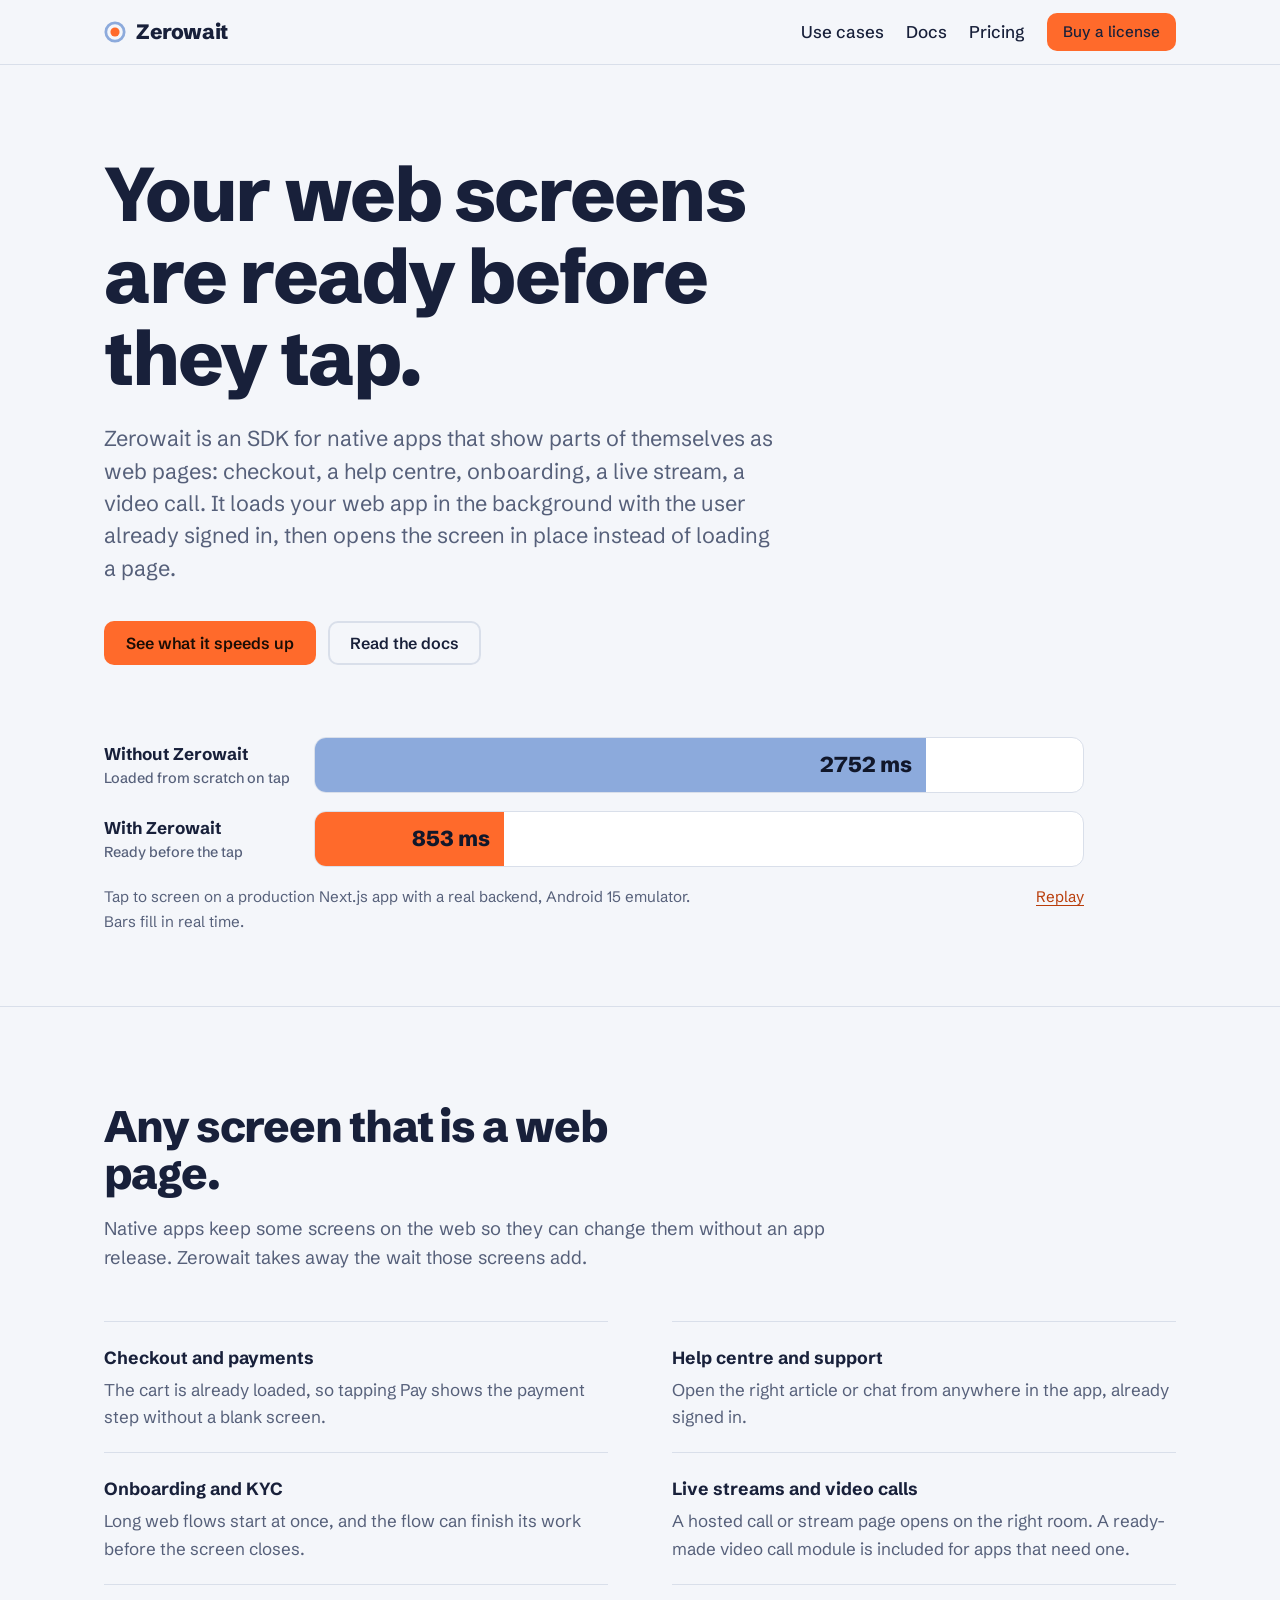
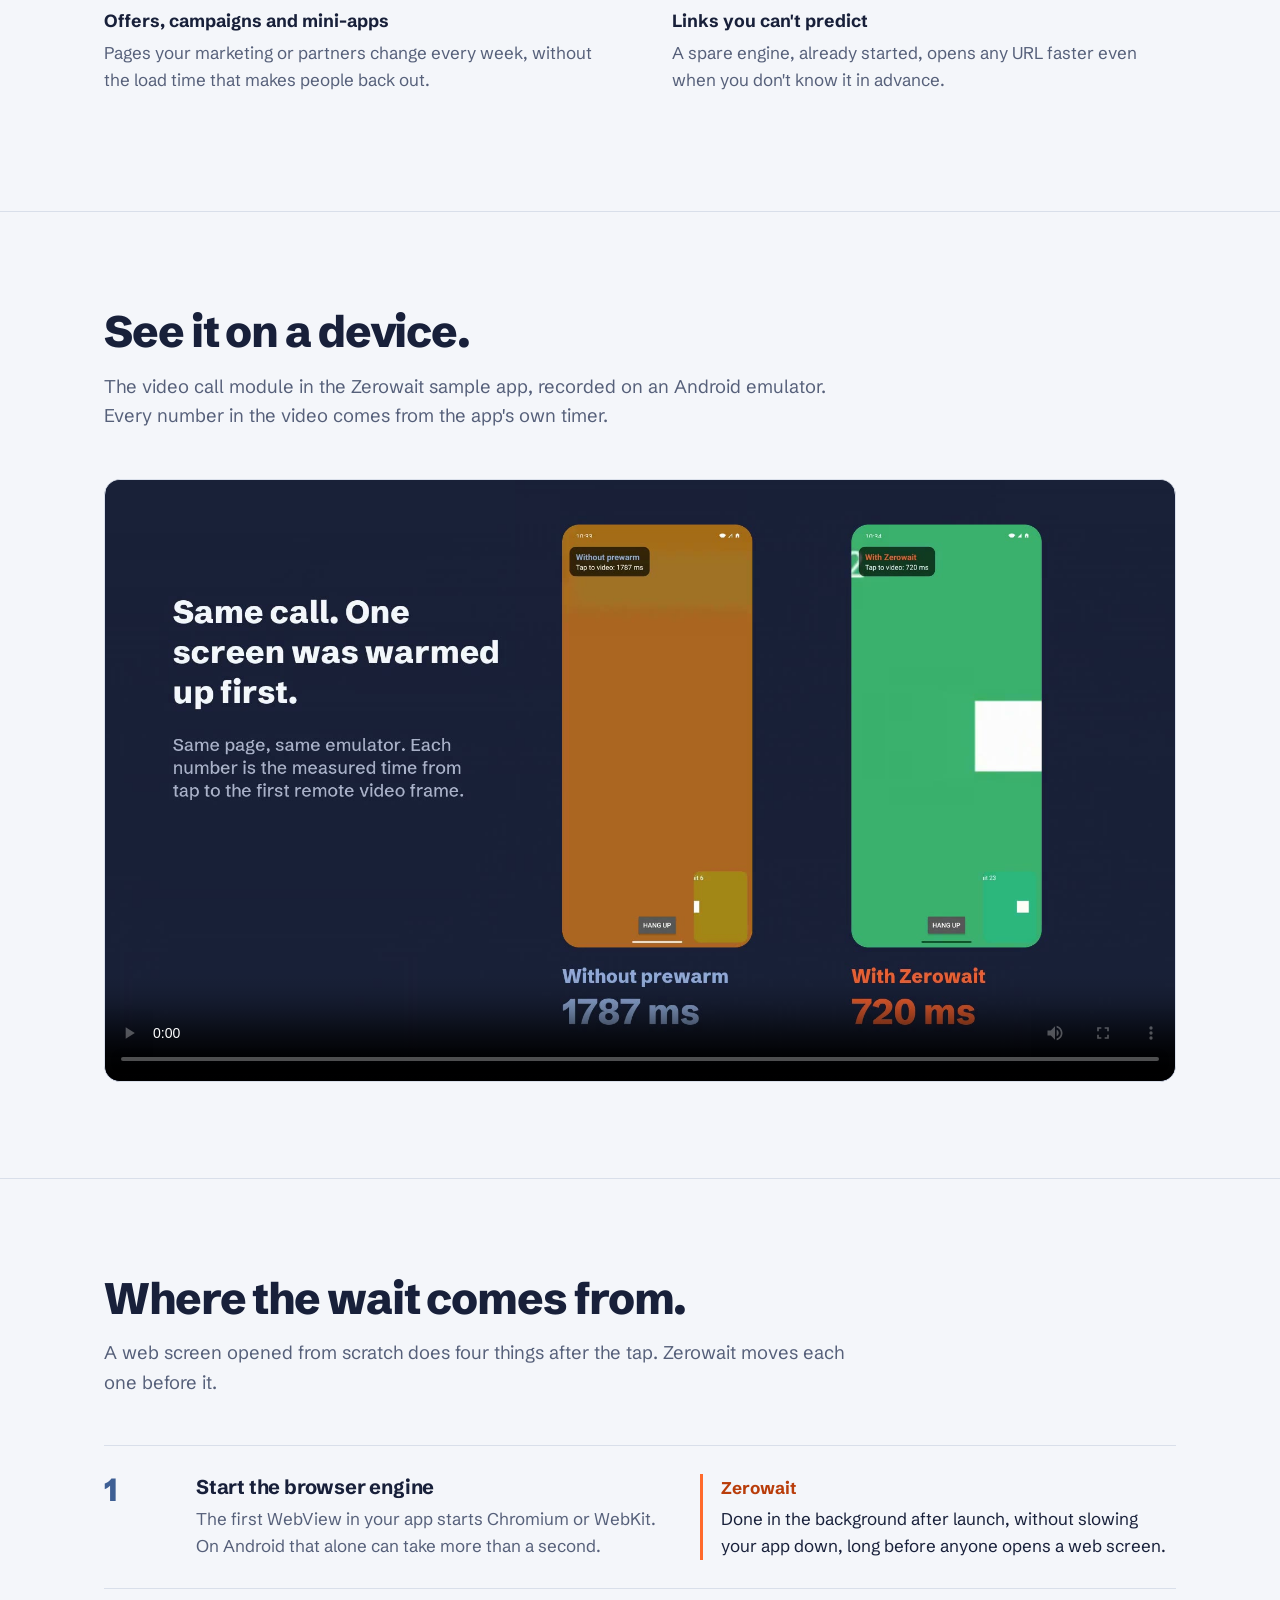
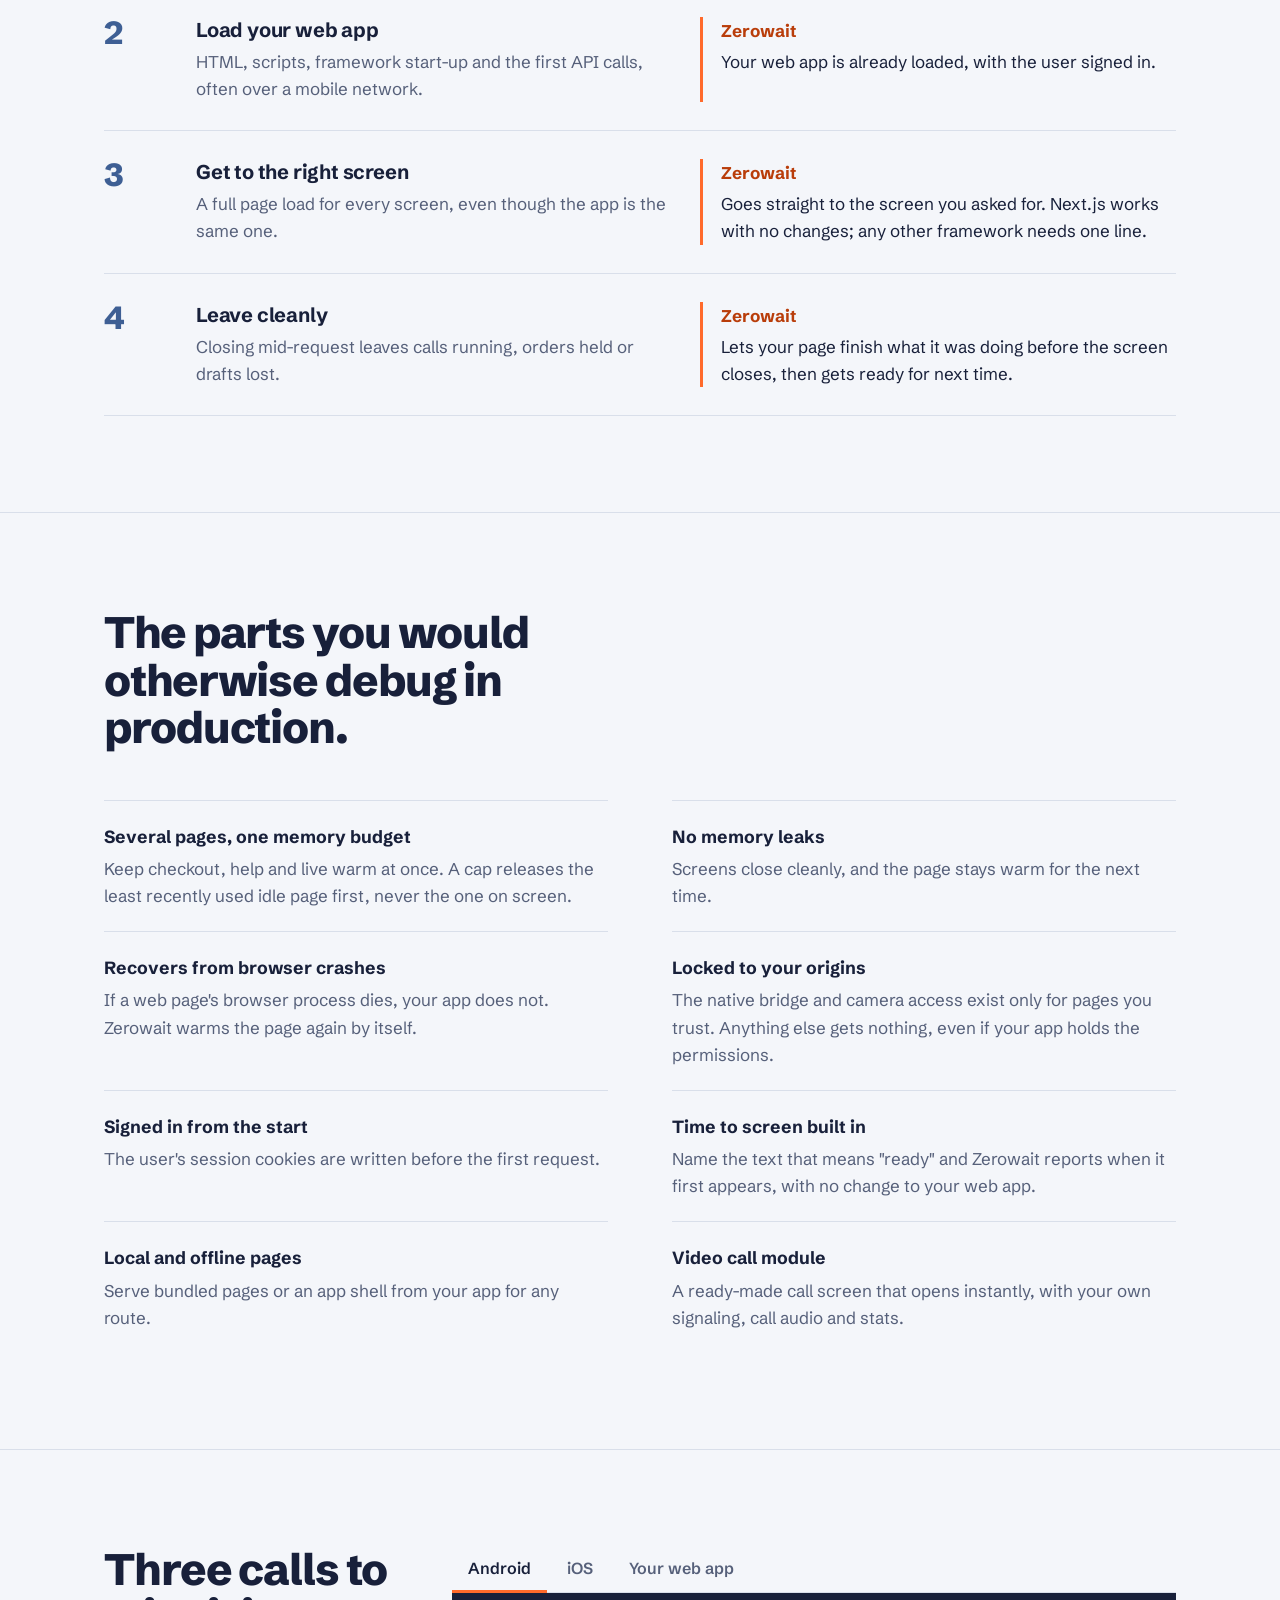
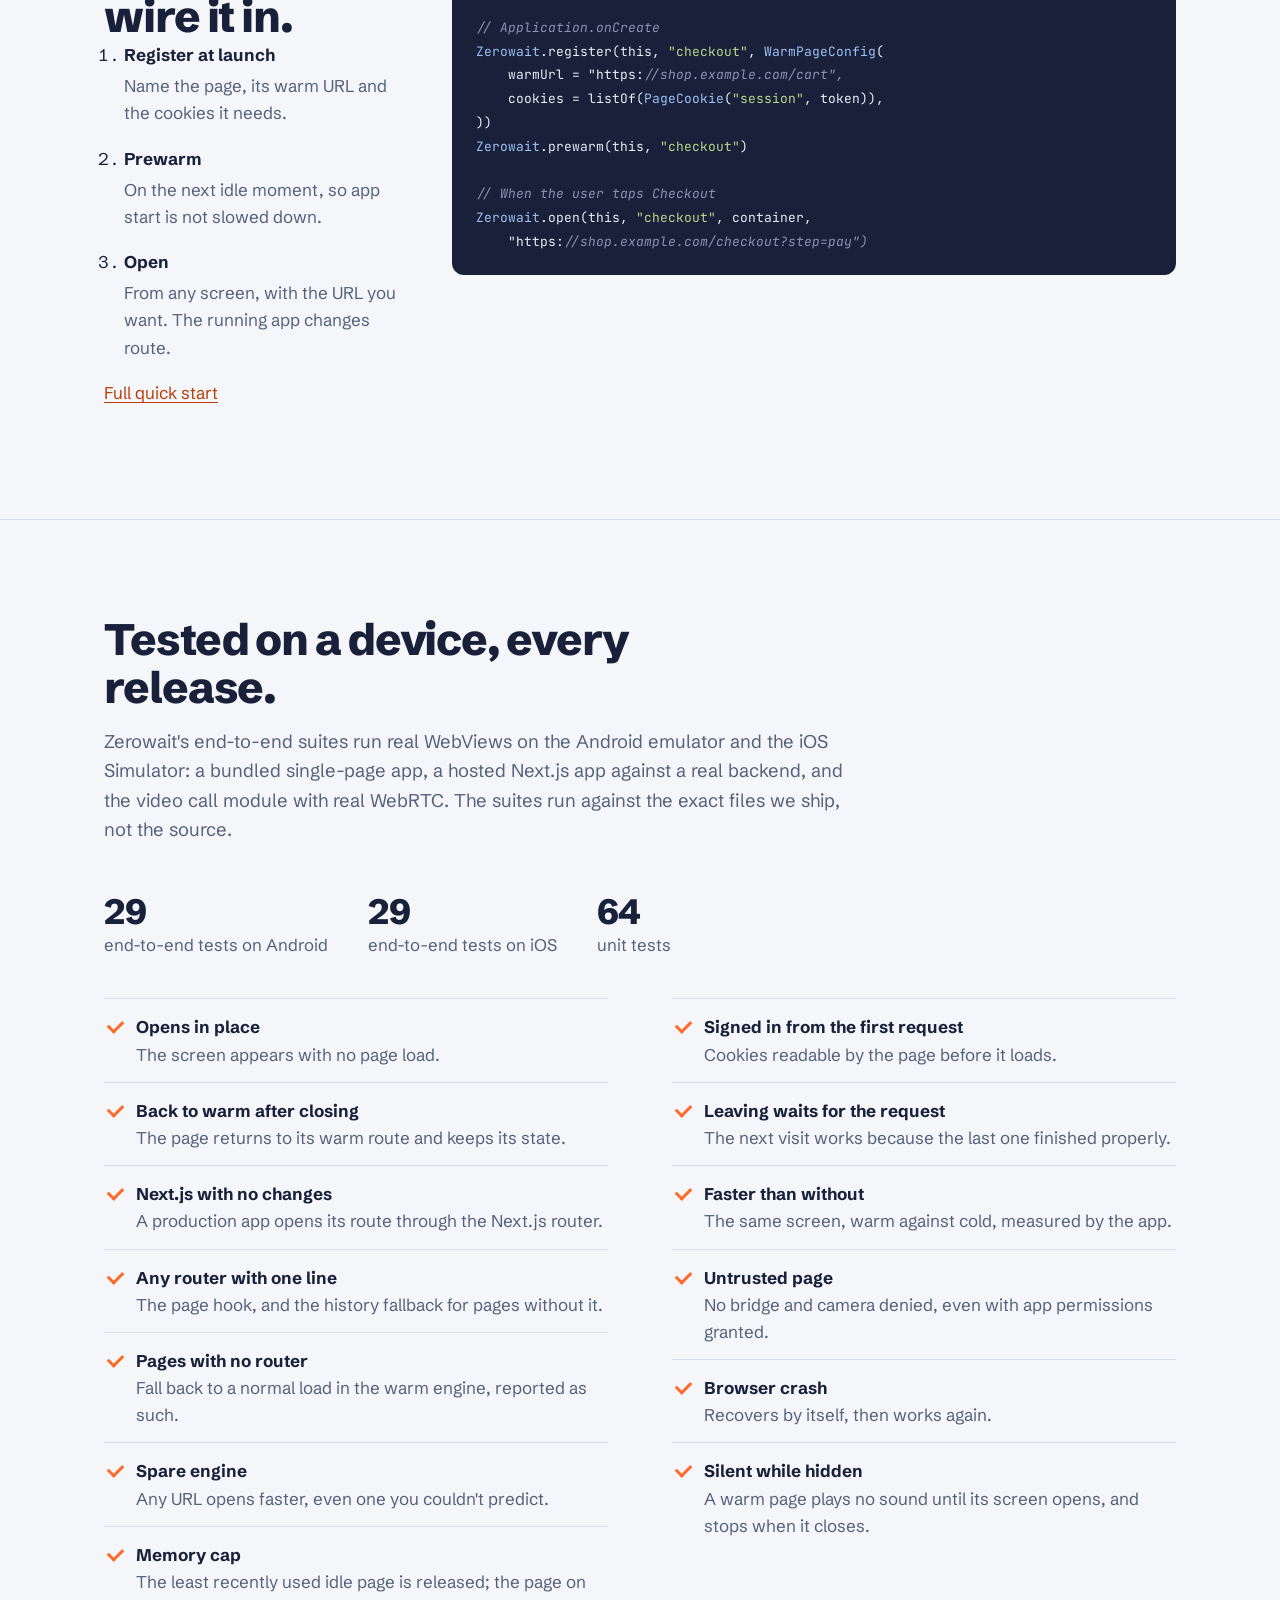
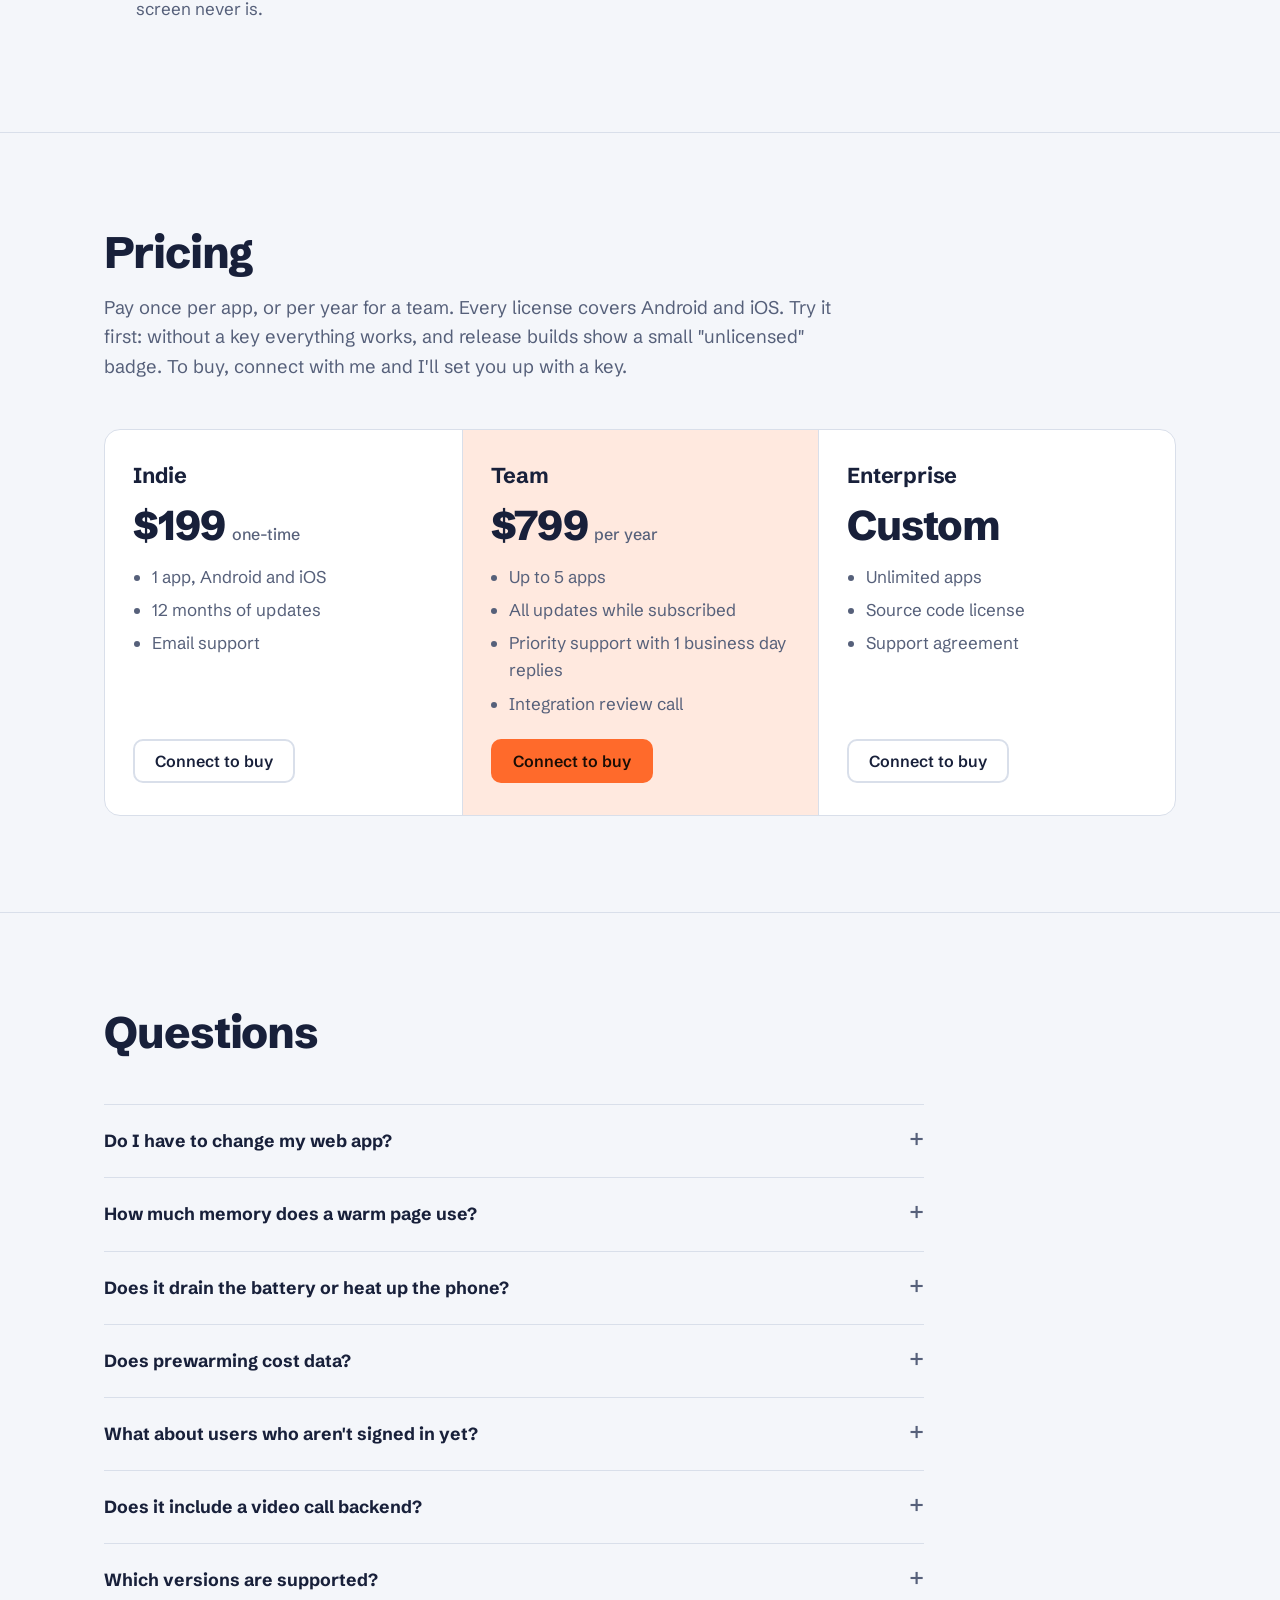
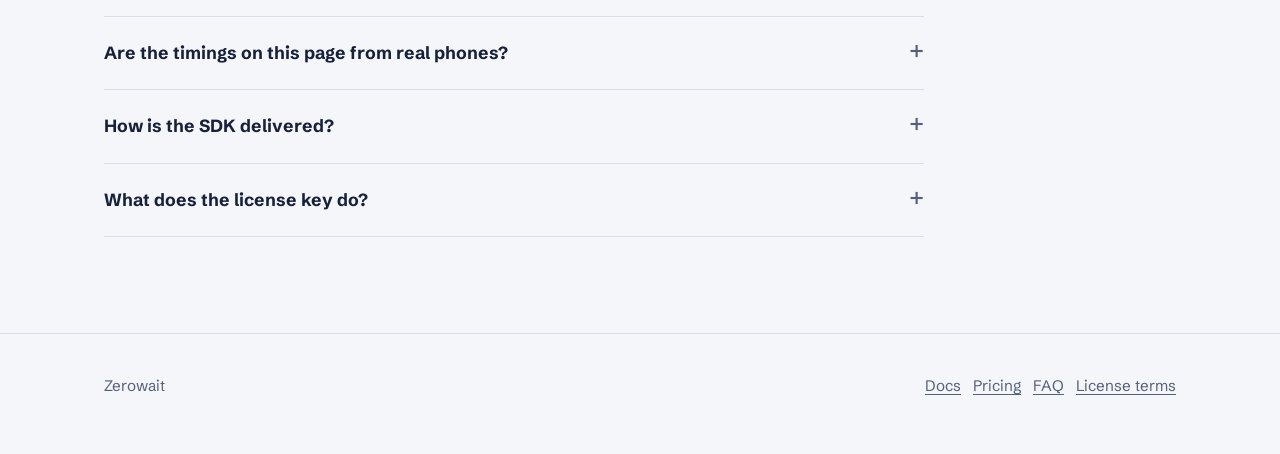
<file: index.html>
<!doctype html>
<html lang="en">
<head>
<meta charset="utf-8">
<meta name="viewport" content="width=device-width, initial-scale=1">
<title>Zerowait: web screens that open before the tap</title>
<meta name="description" content="Zerowait is an SDK for native apps with web screens: checkout, help, onboarding, live streams, video calls. It loads your web app in the background and opens the screen in place, so it appears in a fraction of the time.">
<meta property="og:title" content="Zerowait: web screens that open before the tap">
<meta property="og:description" content="Keep your app's web screens warm. SDK for Android and iOS.">
<meta property="og:image" content="https://s3roy.github.io/zerowait-sdk/assets/poster.jpg">
<meta name="theme-color" content="#18203a">
<link rel="icon" href="data:image/svg+xml,%3Csvg xmlns='http://www.w3.org/2000/svg' viewBox='0 0 24 24'%3E%3Ccircle cx='12' cy='12' r='10' fill='none' stroke='%238caadc' stroke-width='3'/%3E%3Ccircle cx='12' cy='12' r='5' fill='%23ff6a2b'/%3E%3C/svg%3E">
<link rel="preconnect" href="https://fonts.googleapis.com">
<link rel="preconnect" href="https://fonts.gstatic.com" crossorigin>
<link href="https://fonts.googleapis.com/css2?family=Schibsted+Grotesk:wght@400;500;600;700;800&family=JetBrains+Mono:wght@400;500&display=swap" rel="stylesheet">
<link rel="stylesheet" href="assets/style.css">
</head>
<body>

<header class="nav">
  <div class="wrap">
    <a class="brand" href="./">
      <svg class="brand-mark" viewBox="0 0 24 24" aria-hidden="true"><circle cx="12" cy="12" r="10" fill="none" stroke="#8caadc" stroke-width="3"/><circle cx="12" cy="12" r="5" fill="#ff6a2b"/></svg>
      Zerowait
    </a>
    <nav class="nav-links" aria-label="Main">
      <a class="hide-sm" href="#uses">Use cases</a>
      <a href="docs/">Docs</a>
      <a class="hide-sm" href="#pricing">Pricing</a>
      <a class="btn btn-primary btn-sm" href="#pricing">Buy a license</a>
    </nav>
  </div>
</header>

<main>
  <section class="hero">
    <div class="wrap">
      <h1>Your web screens are ready before they tap.</h1>
      <p class="lede">Zerowait is an SDK for native apps that show parts of themselves as web pages: checkout, a help centre, onboarding, a live stream, a video call. It loads your web app in the background with the user already signed in, then opens the screen in place instead of loading a page.</p>
      <div class="hero-actions">
        <a class="btn btn-primary" href="#uses">See what it speeds up</a>
        <a class="btn btn-quiet" href="docs/">Read the docs</a>
      </div>

      <figure class="race" aria-label="Time from tap to screen on a hosted Next.js app: 3461 milliseconds without Zerowait, 853 milliseconds with Zerowait">
        <div class="race-row race-cold">
          <div class="race-label">Without Zerowait<small>Loaded from scratch on tap</small></div>
          <div class="race-track"><div class="race-bar"></div><span class="race-ms outside">0 ms</span></div>
        </div>
        <div class="race-row race-warm">
          <div class="race-label">With Zerowait<small>Ready before the tap</small></div>
          <div class="race-track"><div class="race-bar"></div><span class="race-ms outside">0 ms</span></div>
        </div>
        <figcaption class="race-foot">
          <p>Tap to screen on a production Next.js app with a real backend, Android 15 emulator. Bars fill in real time.</p>
          <button class="linkish" type="button" data-replay>Replay</button>
        </figcaption>
      </figure>
    </div>
  </section>

  <section id="uses">
    <div class="wrap">
      <div class="section-intro">
        <h2>Any screen that is a web page.</h2>
        <p>Native apps keep some screens on the web so they can change them without an app release. Zerowait takes away the wait those screens add.</p>
      </div>
      <dl class="features">
        <div><dt>Checkout and payments</dt><dd>The cart is already loaded, so tapping Pay shows the payment step without a blank screen.</dd></div>
        <div><dt>Help centre and support</dt><dd>Open the right article or chat from anywhere in the app, already signed in.</dd></div>
        <div><dt>Onboarding and KYC</dt><dd>Long web flows start at once, and the flow can finish its work before the screen closes.</dd></div>
        <div><dt>Live streams and video calls</dt><dd>A hosted call or stream page opens on the right room. A ready-made video call module is included for apps that need one.</dd></div>
        <div><dt>Offers, campaigns and mini-apps</dt><dd>Pages your marketing or partners change every week, without the load time that makes people back out.</dd></div>
        <div><dt>Links you can't predict</dt><dd>A spare engine, already started, opens any URL faster even when you don't know it in advance.</dd></div>
      </dl>
    </div>
  </section>

  <section id="demo">
    <div class="wrap">
      <div class="section-intro">
        <h2>See it on a device.</h2>
        <p>The video call module in the Zerowait sample app, recorded on an Android emulator. Every number in the video comes from the app's own timer.</p>
      </div>
      <div class="demo-video">
        <video controls playsinline preload="metadata" poster="assets/poster.jpg">
          <source src="assets/demo.mp4" type="video/mp4">
        </video>
      </div>
    </div>
  </section>

  <section id="why">
    <div class="wrap">
      <div class="section-intro">
        <h2>Where the wait comes from.</h2>
        <p>A web screen opened from scratch does four things after the tap. Zerowait moves each one before it.</p>
      </div>
      <ol class="stages">
        <li class="stage">
          <div><h3>Start the browser engine</h3><p>The first WebView in your app starts Chromium or WebKit. On Android that alone can take more than a second.</p></div>
          <div class="fix"><strong>Zerowait</strong><p>Done in the background after launch, without slowing your app down, long before anyone opens a web screen.</p></div>
        </li>
        <li class="stage">
          <div><h3>Load your web app</h3><p>HTML, scripts, framework start-up and the first API calls, often over a mobile network.</p></div>
          <div class="fix"><strong>Zerowait</strong><p>Your web app is already loaded, with the user signed in.</p></div>
        </li>
        <li class="stage">
          <div><h3>Get to the right screen</h3><p>A full page load for every screen, even though the app is the same one.</p></div>
          <div class="fix"><strong>Zerowait</strong><p>Goes straight to the screen you asked for. Next.js works with no changes; any other framework needs one line.</p></div>
        </li>
        <li class="stage">
          <div><h3>Leave cleanly</h3><p>Closing mid-request leaves calls running, orders held or drafts lost.</p></div>
          <div class="fix"><strong>Zerowait</strong><p>Lets your page finish what it was doing before the screen closes, then gets ready for next time.</p></div>
        </li>
      </ol>
    </div>
  </section>

  <section id="features">
    <div class="wrap">
      <div class="section-intro">
        <h2>The parts you would otherwise debug in production.</h2>
      </div>
      <dl class="features">
        <div><dt>Several pages, one memory budget</dt><dd>Keep checkout, help and live warm at once. A cap releases the least recently used idle page first, never the one on screen.</dd></div>
        <div><dt>No memory leaks</dt><dd>Screens close cleanly, and the page stays warm for the next time.</dd></div>
        <div><dt>Recovers from browser crashes</dt><dd>If a web page's browser process dies, your app does not. Zerowait warms the page again by itself.</dd></div>
        <div><dt>Locked to your origins</dt><dd>The native bridge and camera access exist only for pages you trust. Anything else gets nothing, even if your app holds the permissions.</dd></div>
        <div><dt>Signed in from the start</dt><dd>The user's session cookies are written before the first request.</dd></div>
        <div><dt>Time to screen built in</dt><dd>Name the text that means "ready" and Zerowait reports when it first appears, with no change to your web app.</dd></div>
        <div><dt>Local and offline pages</dt><dd>Serve bundled pages or an app shell from your app for any route.</dd></div>
        <div><dt>Video call module</dt><dd>A ready-made call screen that opens instantly, with your own signaling, call audio and stats.</dd></div>
      </dl>
    </div>
  </section>

  <section id="code">
    <div class="wrap code-steps">
      <div>
        <h2>Three calls to wire it in.</h2>
        <ol>
          <li><strong>Register at launch</strong><p>Name the page, its warm URL and the cookies it needs.</p></li>
          <li><strong>Prewarm</strong><p>On the next idle moment, so app start is not slowed down.</p></li>
          <li><strong>Open</strong><p>From any screen, with the URL you want. The running app changes route.</p></li>
        </ol>
        <p><a href="docs/#quick-start">Full quick start</a></p>
      </div>
      <div data-tabs>
        <div class="tabs" role="tablist" aria-label="Code">
          <button class="tab" role="tab" id="tab-android" aria-controls="code-android" aria-selected="true">Android</button>
          <button class="tab" role="tab" id="tab-ios" aria-controls="code-ios" aria-selected="false">iOS</button>
          <button class="tab" role="tab" id="tab-web" aria-controls="code-web" aria-selected="false">Your web app</button>
        </div>
        <div class="panel" id="code-android" role="tabpanel" aria-labelledby="tab-android">
<pre><code data-lang="kotlin">// Application.onCreate
Zerowait.register(this, "checkout", WarmPageConfig(
    warmUrl = "https://shop.example.com/cart",
    cookies = listOf(PageCookie("session", token)),
))
Zerowait.prewarm(this, "checkout")

// When the user taps Checkout
Zerowait.open(this, "checkout", container,
    "https://shop.example.com/checkout?step=pay")</code></pre>
        </div>
        <div class="panel" id="code-ios" role="tabpanel" aria-labelledby="tab-ios" hidden>
<pre><code data-lang="swift">// AppDelegate, at launch
Zerowait.register("checkout", WarmPageConfig(
    warmURL: "https://shop.example.com/cart",
    cookies: [PageCookie(name: "session", value: token)]
))
Zerowait.prewarm("checkout")

// When the user taps Checkout
Zerowait.open("checkout", in: container,
    url: "https://shop.example.com/checkout?step=pay")</code></pre>
        </div>
        <div class="panel" id="code-web" role="tabpanel" aria-labelledby="tab-web" hidden>
<pre><code data-lang="js">// Next.js: nothing to add.

// React Router, Vue, Angular, anything else: one line
window.__zerowaitNavigate = (path) =&gt; router.push(path)</code></pre>
        </div>
      </div>
    </div>
  </section>

  <section id="tested">
    <div class="wrap">
      <div class="section-intro">
        <h2>Tested on a device, every release.</h2>
        <p>Zerowait's end-to-end suites run real WebViews on the Android emulator and the iOS Simulator: a bundled single-page app, a hosted Next.js app against a real backend, and the video call module with real WebRTC. The suites run against the exact files we ship, not the source.</p>
      </div>
      <div class="stat-line">
        <div><b>29</b>end-to-end tests on Android</div>
        <div><b>29</b>end-to-end tests on iOS</div>
        <div><b>64</b>unit tests</div>
      </div>
      <ul class="tests">
        <li><strong>Opens in place</strong><span>The screen appears with no page load.</span></li>
        <li><strong>Back to warm after closing</strong><span>The page returns to its warm route and keeps its state.</span></li>
        <li><strong>Next.js with no changes</strong><span>A production app opens its route through the Next.js router.</span></li>
        <li><strong>Any router with one line</strong><span>The page hook, and the history fallback for pages without it.</span></li>
        <li><strong>Pages with no router</strong><span>Fall back to a normal load in the warm engine, reported as such.</span></li>
        <li><strong>Spare engine</strong><span>Any URL opens faster, even one you couldn't predict.</span></li>
        <li><strong>Memory cap</strong><span>The least recently used idle page is released; the page on screen never is.</span></li>
        <li><strong>Signed in from the first request</strong><span>Cookies readable by the page before it loads.</span></li>
        <li><strong>Leaving waits for the request</strong><span>The next visit works because the last one finished properly.</span></li>
        <li><strong>Faster than without</strong><span>The same screen, warm against cold, measured by the app.</span></li>
        <li><strong>Untrusted page</strong><span>No bridge and camera denied, even with app permissions granted.</span></li>
        <li><strong>Browser crash</strong><span>Recovers by itself, then works again.</span></li>
        <li><strong>Silent while hidden</strong><span>A warm page plays no sound until its screen opens, and stops when it closes.</span></li>
      </ul>
    </div>
  </section>

  <section id="pricing">
    <div class="wrap">
      <div class="section-intro">
        <h2>Pricing</h2>
        <p>Pay once per app, or per year for a team. Every license covers Android and iOS. Try it first: without a key everything works, and release builds show a small "unlicensed" badge. To buy, connect with me and I'll set you up with a key.</p>
      </div>
      <div class="plans">
        <div class="plan">
          <h3>Indie</h3>
          <div class="price">$199 <small>one-time</small></div>
          <ul>
            <li>1 app, Android and iOS</li>
            <li>12 months of updates</li>
            <li>Email support</li>
          </ul>
          <span class="btn btn-quiet plan-cta">Connect to buy</span>
        </div>
        <div class="plan featured">
          <h3>Team</h3>
          <div class="price">$799 <small>per year</small></div>
          <ul>
            <li>Up to 5 apps</li>
            <li>All updates while subscribed</li>
            <li>Priority support with 1 business day replies</li>
            <li>Integration review call</li>
          </ul>
          <span class="btn btn-primary plan-cta">Connect to buy</span>
        </div>
        <div class="plan">
          <h3>Enterprise</h3>
          <div class="price">Custom</div>
          <ul>
            <li>Unlimited apps</li>
            <li>Source code license</li>
            <li>Support agreement</li>
          </ul>
          <span class="btn btn-quiet plan-cta">Connect to buy</span>
        </div>
      </div>
    </div>
  </section>

  <section id="faq">
    <div class="wrap">
      <div class="section-intro"><h2>Questions</h2></div>
      <div class="faq">
        <details><summary>Do I have to change my web app?</summary><p>Not for Next.js. For other frameworks, add one line so Zerowait can change route: <code>window.__zerowaitNavigate = (path) =&gt; router.push(path)</code>. Without it, screens still open faster because the browser engine is started and your app's files are cached, but each one loads as a page.</p></details>
        <details><summary>How much memory does a warm page use?</summary><p>About as much as the same page open in a browser tab. Our sample app with three warm pages uses about 135 MB in total, with CPU under 2% while idle. Warm only the screens people are likely to open next; Zerowait caps how many stay warm and releases idle pages by itself when memory runs low. See <a href="docs/#memory">memory and battery</a>.</p></details>
        <details><summary>Does it drain the battery or heat up the phone?</summary><p>No. A warm page that isn't on screen isn't drawn, its animations are paused and it plays no sound, so it uses almost no CPU while it waits.</p></details>
        <details><summary>Does prewarming cost data?</summary><p>A hosted page downloads its files once in the background, as it would on first open. Bundled pages use no network. Nothing else runs until the user opens the screen.</p></details>
        <details><summary>What about users who aren't signed in yet?</summary><p>Register the page after login, or call <code>setCookies</code> with the new session and prewarm then.</p></details>
        <details><summary>Does it include a video call backend?</summary><p>No. The video call module relays signaling through a channel you provide, so it works with whatever you already run.</p></details>
        <details><summary>Which versions are supported?</summary><p>Android 8.0 (API 26) and later with an up-to-date system WebView. iOS 15 and later.</p></details>
        <details><summary>Are the timings on this page from real phones?</summary><p>They come from an Android 15 emulator, which is slower than most current phones. Absolute numbers on your devices will differ. The gap between cold and warm is what Zerowait removes.</p></details>
        <details><summary>How is the SDK delivered?</summary><p>Add it from our Maven repository (Android) or with Swift Package Manager (iOS); see the <a href="docs/#install">install guide</a>. After purchase you get a license key for your app ids, one line of code. The SDK is compiled, not source; the Enterprise plan includes source.</p></details>
        <details><summary>What does the license key do?</summary><p>It is checked inside the app, offline, against your app id. Nothing is sent anywhere and nothing is ever blocked: without a valid key, release builds show a small "Zerowait · unlicensed" label on Zerowait screens. A key keeps working forever in versions you have shipped; your plan decides which SDK updates it covers. See the <a href="terms/">license terms</a>.</p></details>
      </div>
    </div>
  </section>
</main>

<footer>
  <div class="wrap">
    <span>Zerowait</span>
    <span><a href="docs/">Docs</a> &nbsp; <a href="#pricing">Pricing</a> &nbsp; <a href="#faq">FAQ</a> &nbsp; <a href="terms/">License terms</a></span>
  </div>
</footer>

<script src="assets/site.js" defer></script>
</body>
</html>
</file>
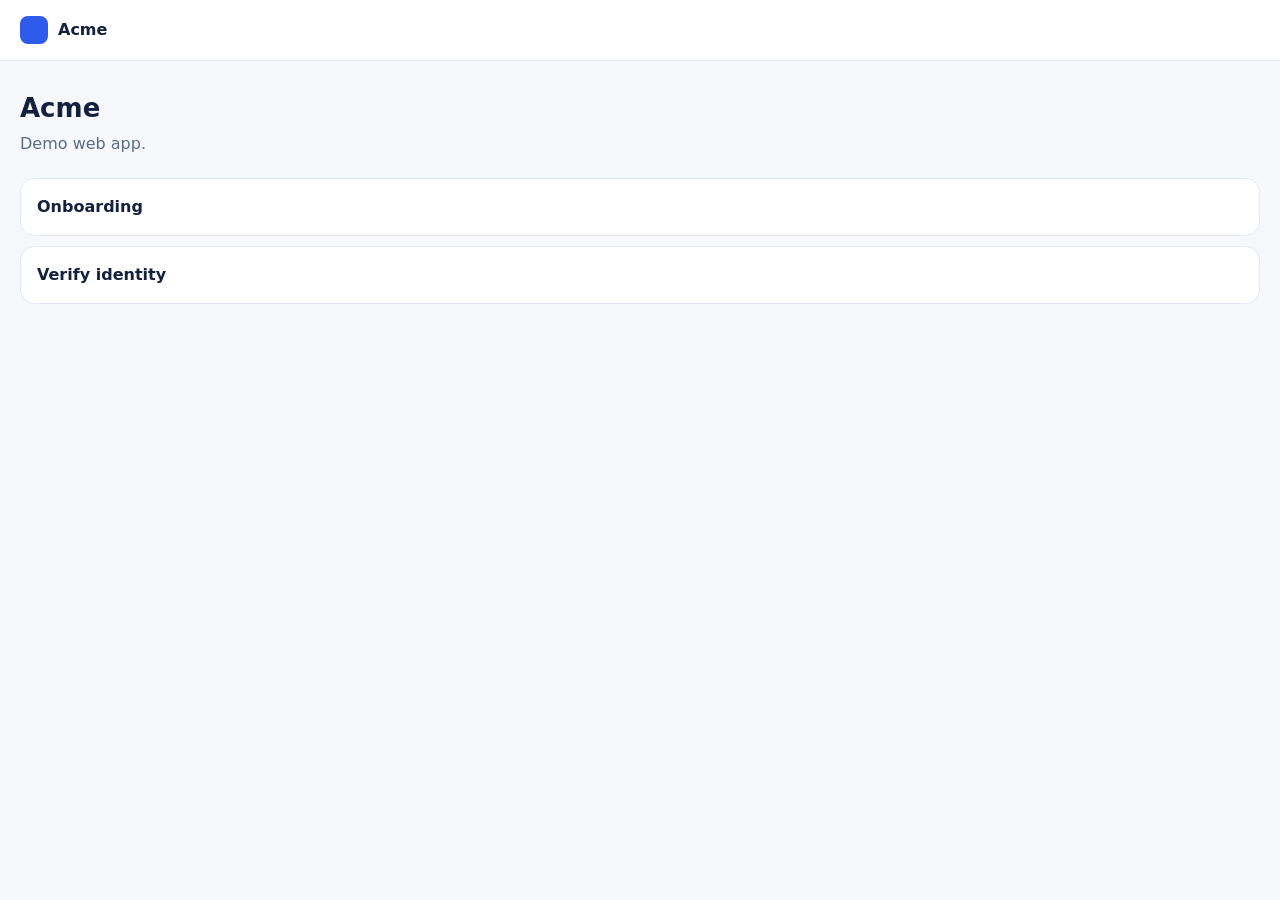
<file: demo/index.html>
<!doctype html>
<html lang="en">
<head>
<meta charset="utf-8">
<meta name="viewport" content="width=device-width,initial-scale=1,viewport-fit=cover">
<meta name="robots" content="noindex">
<title>Acme</title>
<style>
  :root { --ink:#14213d; --muted:#5b6b88; --line:#e3e8f2; --bg:#f6f8fc; --brand:#2f5bea; --ok:#16a36a; }
  * { box-sizing: border-box; }
  body { margin:0; font:16px/1.5 system-ui,-apple-system,"Segoe UI",Roboto,sans-serif; color:var(--ink); background:var(--bg); }
  header { display:flex; align-items:center; gap:10px; padding:16px 20px; background:#fff; border-bottom:1px solid var(--line); font-weight:700; }
  .logo { width:28px; height:28px; border-radius:8px; background:var(--brand); }
  main { padding:24px 20px 40px; }
  h1 { font-size:26px; line-height:1.2; margin:8px 0 8px; }
  p.lede { color:var(--muted); margin:0 0 22px; }
  .steps { list-style:none; padding:0; margin:0 0 24px; }
  .steps li { display:flex; gap:14px; align-items:flex-start; padding:14px; margin-bottom:10px; background:#fff; border:1px solid var(--line); border-radius:14px; }
  .n { flex:none; width:28px; height:28px; border-radius:50%; display:grid; place-items:center; font-weight:700; font-size:14px; background:#e8eefc; color:var(--brand); }
  .steps b { display:block; }
  .steps span { color:var(--muted); font-size:14px; }
  .btn { display:block; width:100%; padding:15px; border:0; border-radius:12px; background:var(--brand); color:#fff; font:600 16px system-ui,sans-serif; text-align:center; }
  .progress { height:6px; background:var(--line); border-radius:3px; margin:0 0 20px; overflow:hidden; }
  .progress i { display:block; height:100%; width:66%; background:var(--brand); }
  .docs { display:grid; gap:10px; margin:0 0 20px; }
  .doc { display:flex; justify-content:space-between; align-items:center; padding:16px; background:#fff; border:1px solid var(--line); border-radius:14px; font-weight:600; }
  .doc.sel { border-color:var(--brand); box-shadow:0 0 0 2px #dbe4fd inset; }
  .doc small { color:var(--muted); font-weight:400; }
  .cam { aspect-ratio: 1.58; border:2px dashed #b9c6e4; border-radius:16px; display:grid; place-items:center; color:var(--muted); margin:0 0 20px; background:#fff; }
  .safe { display:flex; gap:8px; align-items:center; color:var(--ok); font-size:14px; margin:0 0 18px; }
  .home a { display:block; padding:16px; margin-bottom:10px; background:#fff; border:1px solid var(--line); border-radius:14px; color:var(--ink); text-decoration:none; font-weight:600; }
</style>
</head>
<body>
<header><span class="logo"></span>Acme</header>
<main id="app"></main>
<script>
  // Demo web app for the Zerowait sample: onboarding and KYC flows, one document, routed by ?s=.
  var screens = {
    onboarding: function () { return '' +
      '<h1>Welcome to Acme</h1><p class="lede">Your account is ready. Three quick steps and you can start.</p>' +
      '<ol class="steps">' +
      '<li><span class="n">1</span><div><b>Verify your identity</b><span>A photo of your ID, about a minute</span></div></li>' +
      '<li><span class="n">2</span><div><b>Add a payment method</b><span>Card or bank account</span></div></li>' +
      '<li><span class="n">3</span><div><b>Turn on notifications</b><span>So you never miss an update</span></div></li>' +
      '</ol><button class="btn">Get started</button>'; },
    kyc: function () { return '' +
      '<div class="progress"><i></i></div>' +
      '<h1>Verify your identity</h1><p class="lede">Choose a document and take a photo of the front.</p>' +
      '<div class="docs"><div class="doc sel">Passport <small>Selected</small></div><div class="doc">Driving licence</div><div class="doc">National ID card</div></div>' +
      '<div class="cam">Place your document in the frame</div>' +
      '<div class="safe">&#128274; Encrypted and used only to verify you</div>' +
      '<button class="btn">Take photo</button>'; },
    home: function () { return '' +
      '<h1>Acme</h1><p class="lede">Demo web app.</p><div class="home">' +
      '<a href="?s=onboarding" onclick="go(this.search);return false">Onboarding</a>' +
      '<a href="?s=kyc" onclick="go(this.search);return false">Verify identity</a></div>'; }
  };
  function render() {
    var s = new URLSearchParams(location.search).get('s');
    document.getElementById('app').innerHTML = (screens[s] || screens.home)();
  }
  function go(search) { history.pushState({}, '', location.pathname + search); render(); }
  // The one line a web app adds so Zerowait can open a screen without a page load.
  window.__zerowaitNavigate = function (path) { history.pushState({}, '', path); render(); };
  window.addEventListener('popstate', render);
  render();
</script>
</body>
</html>
</file>
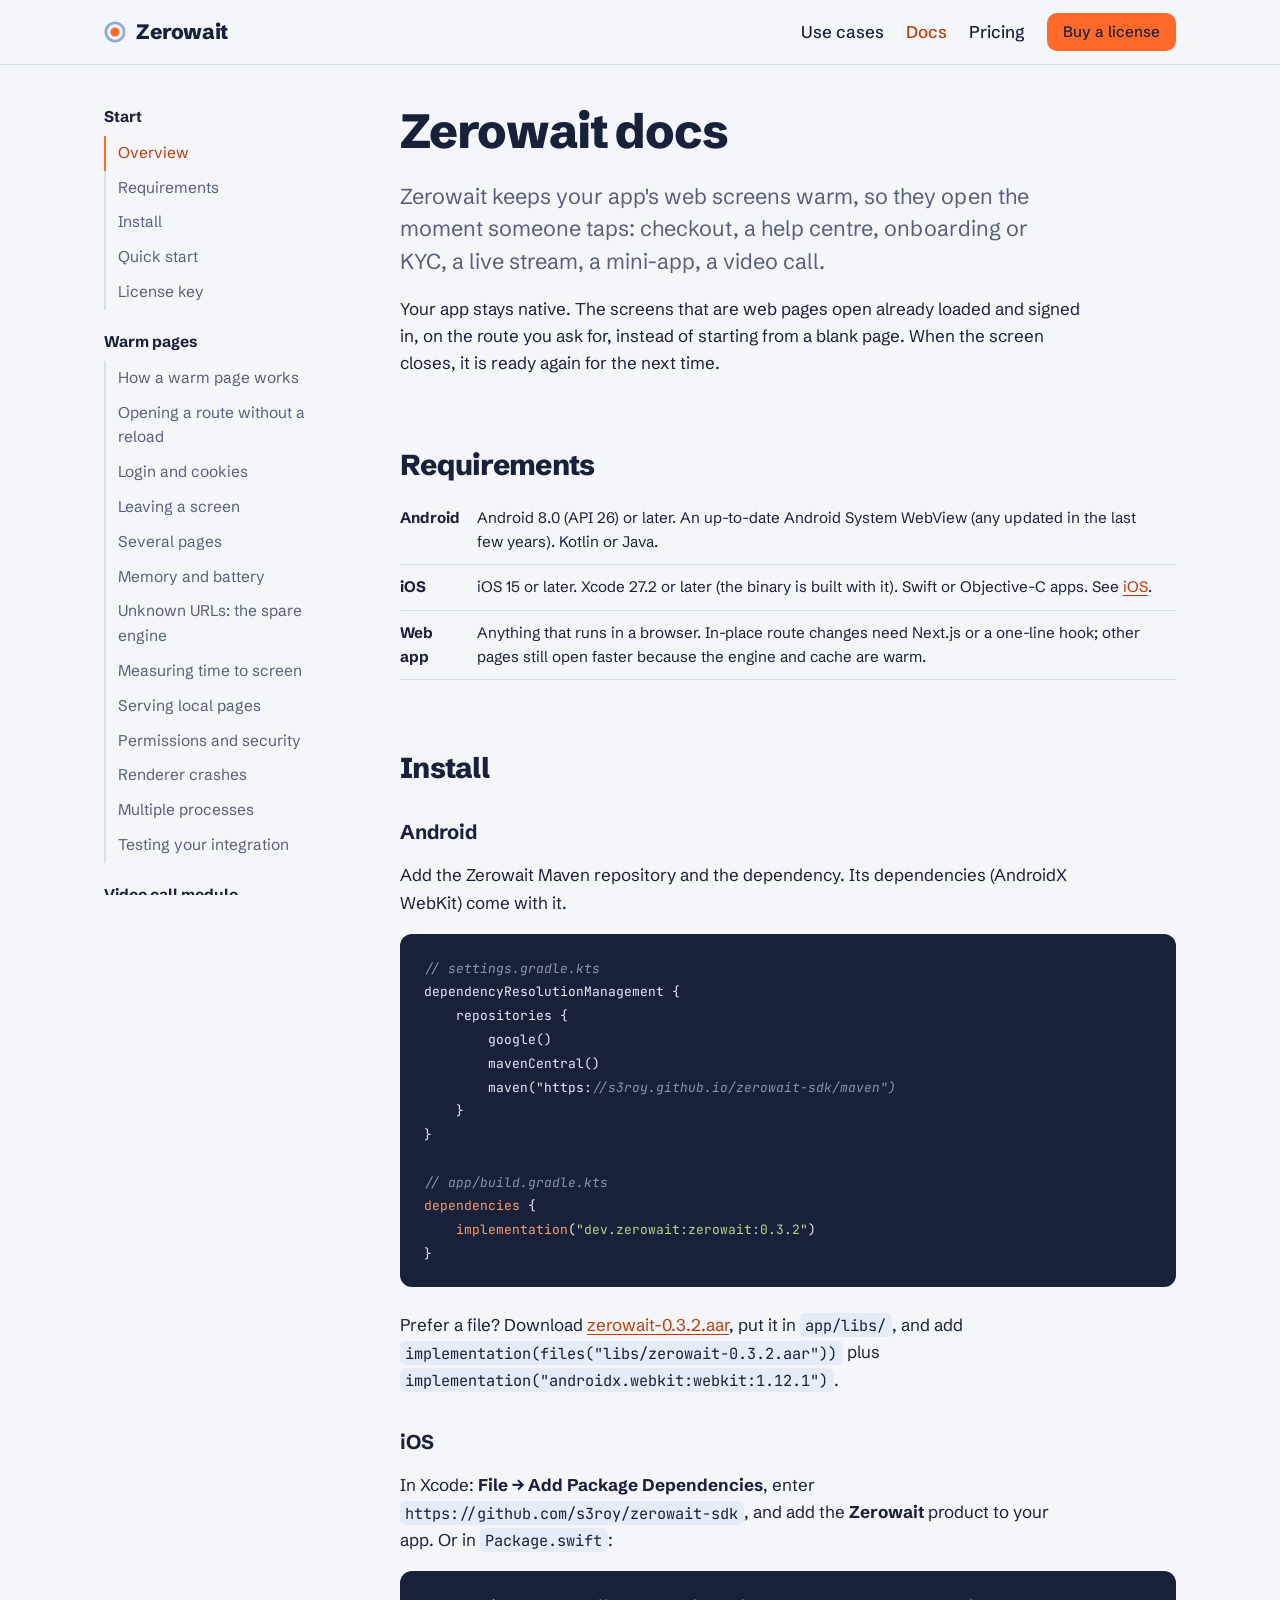
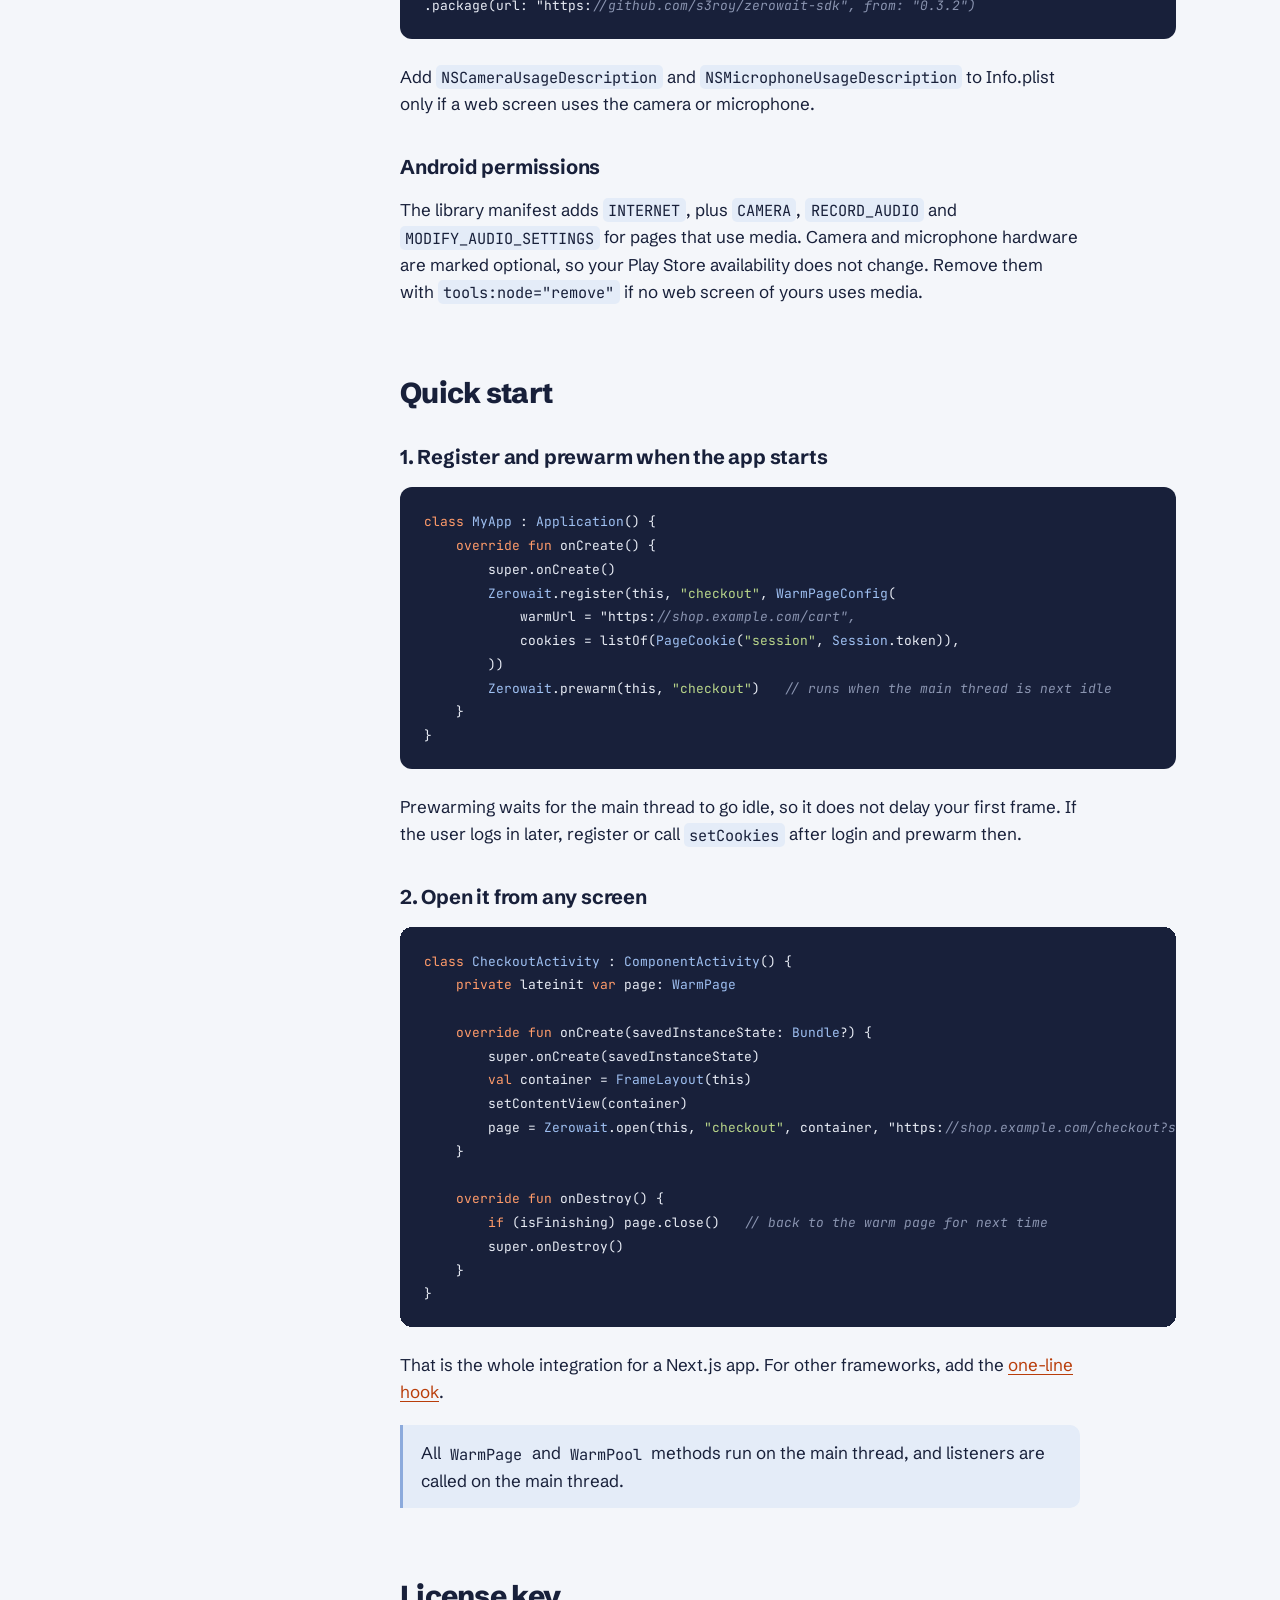
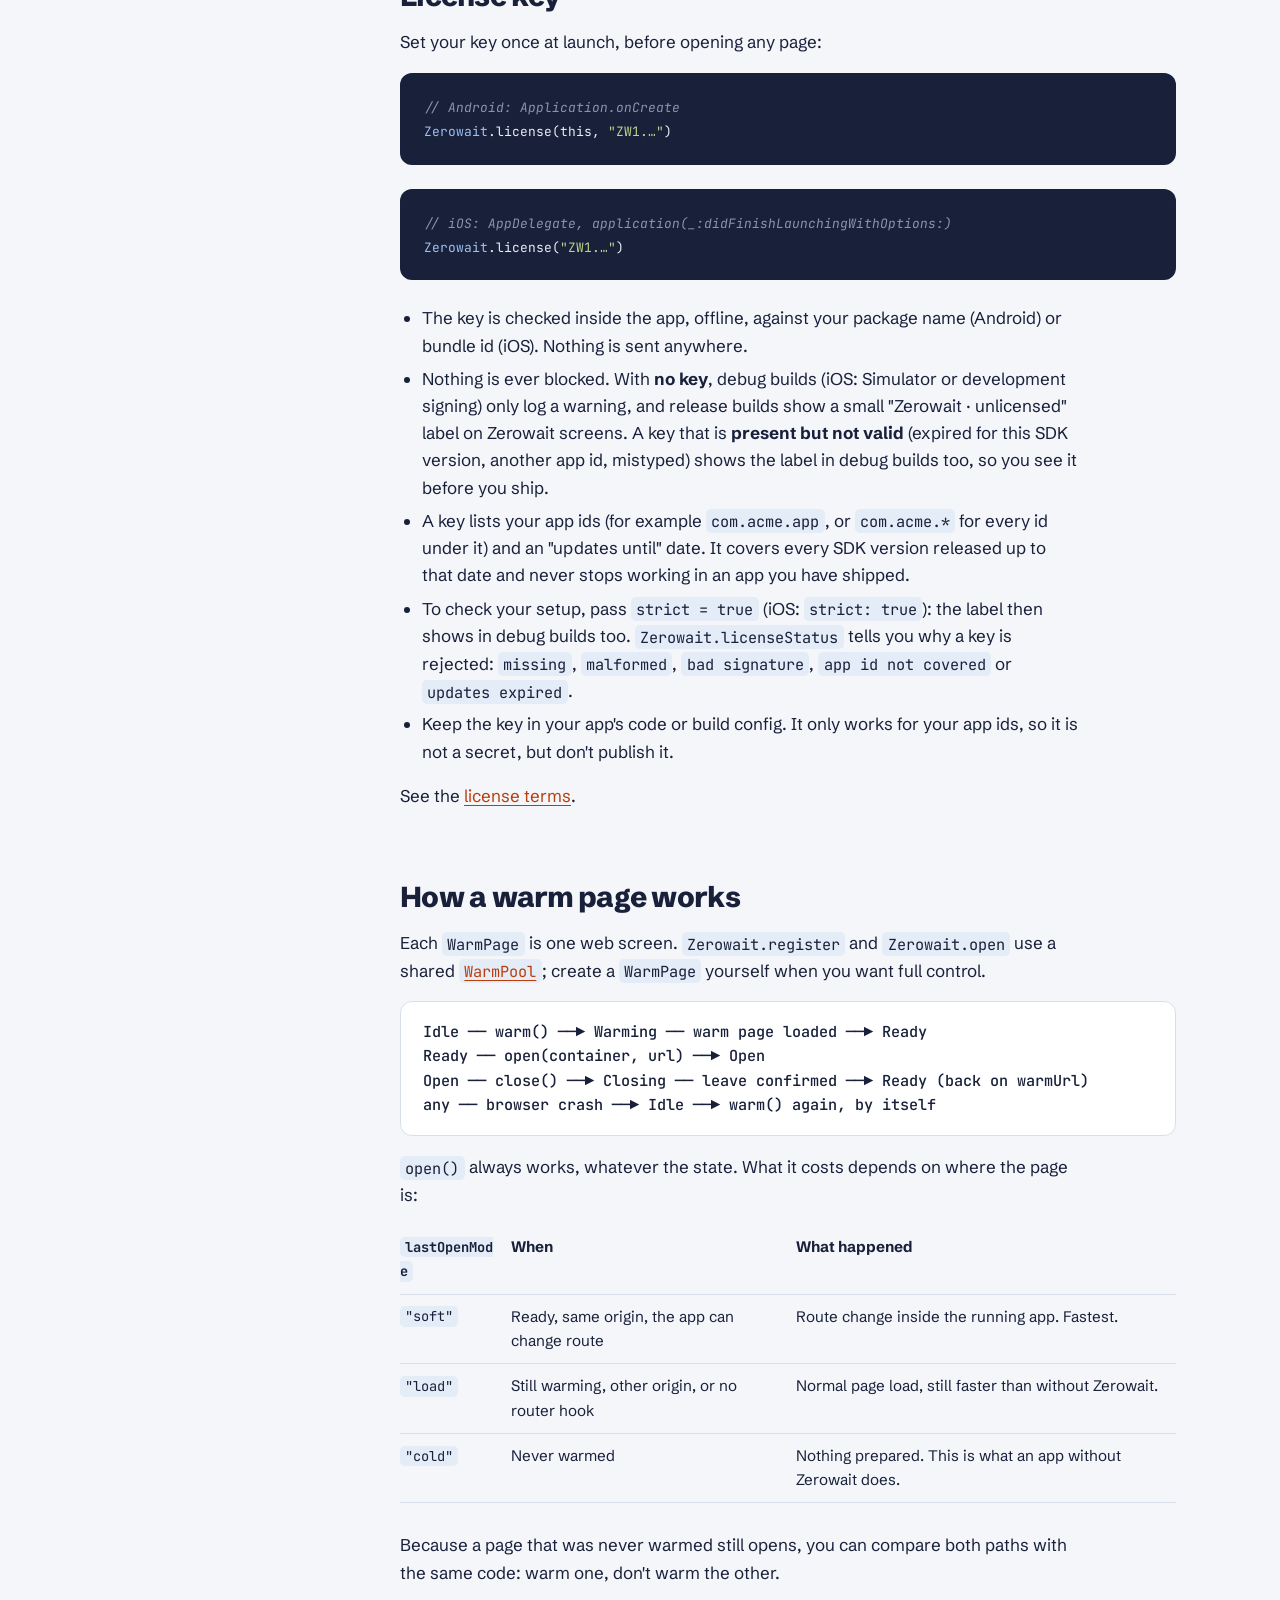
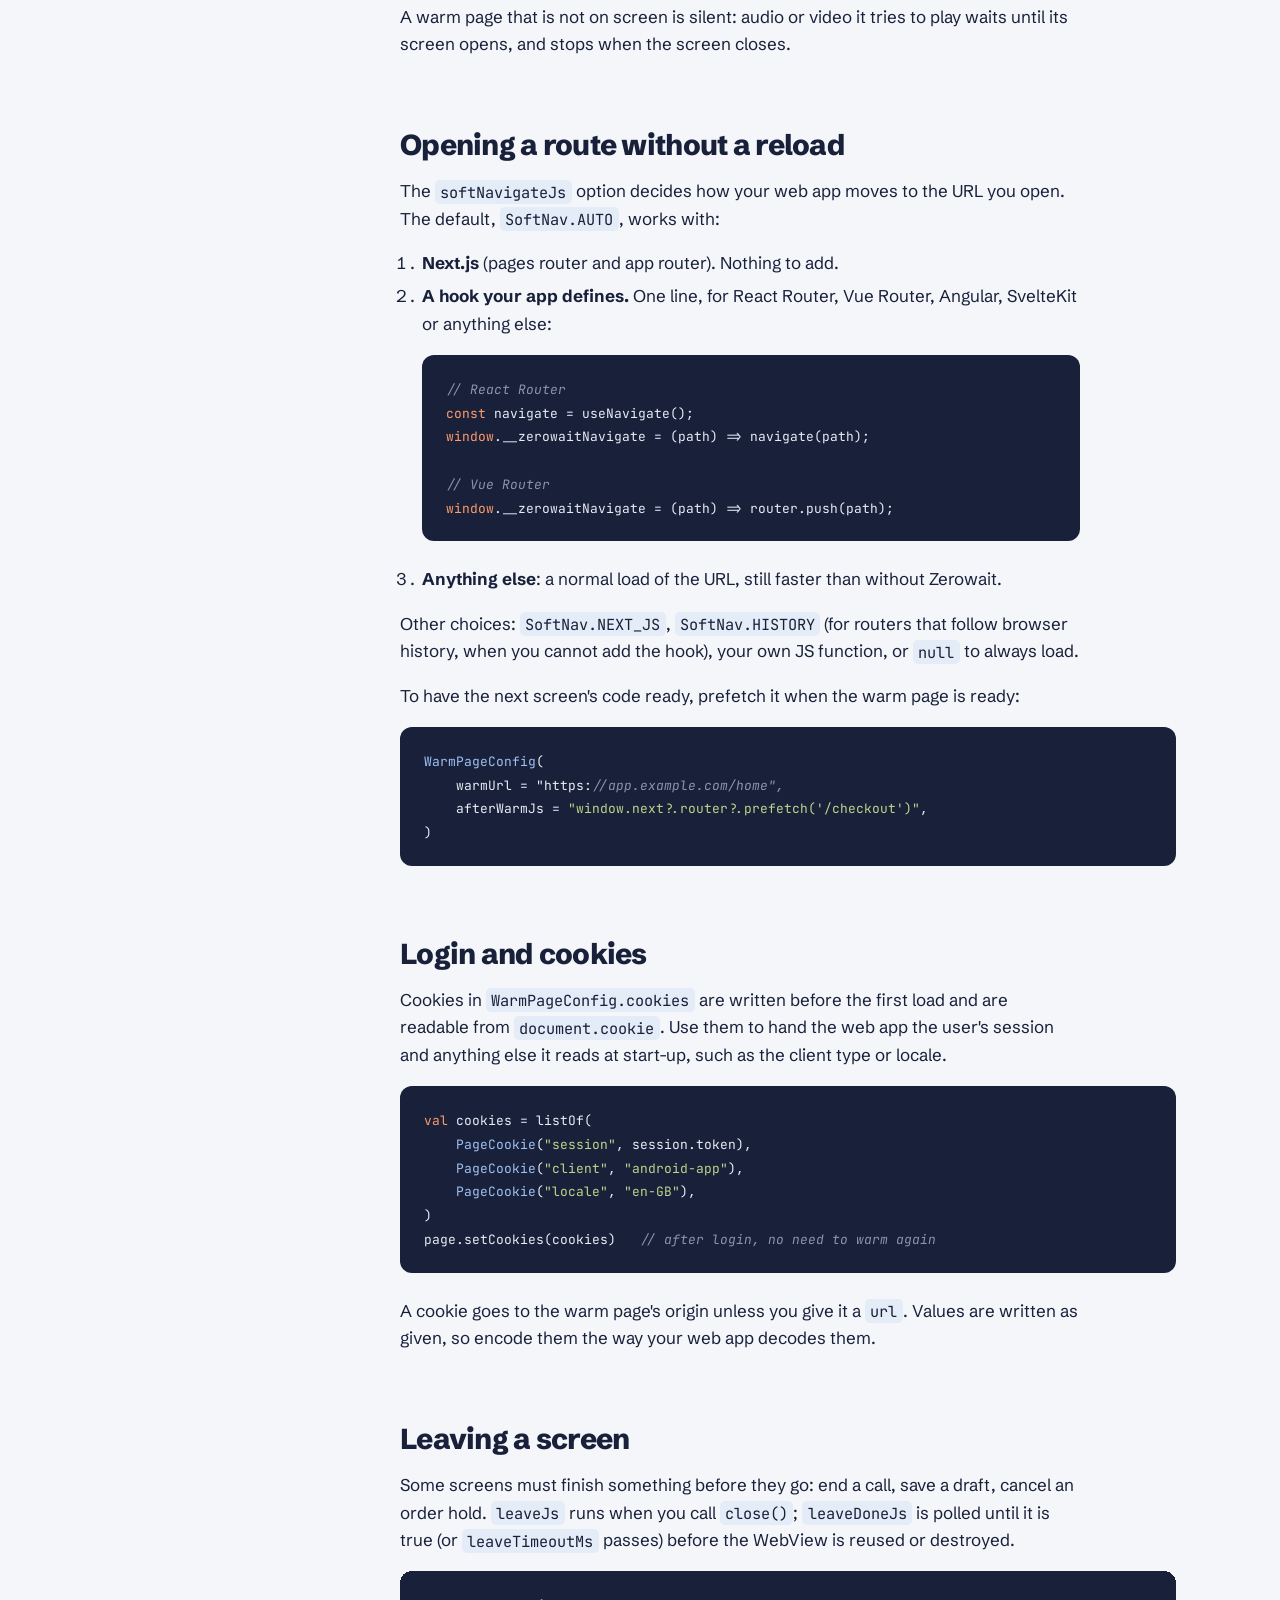
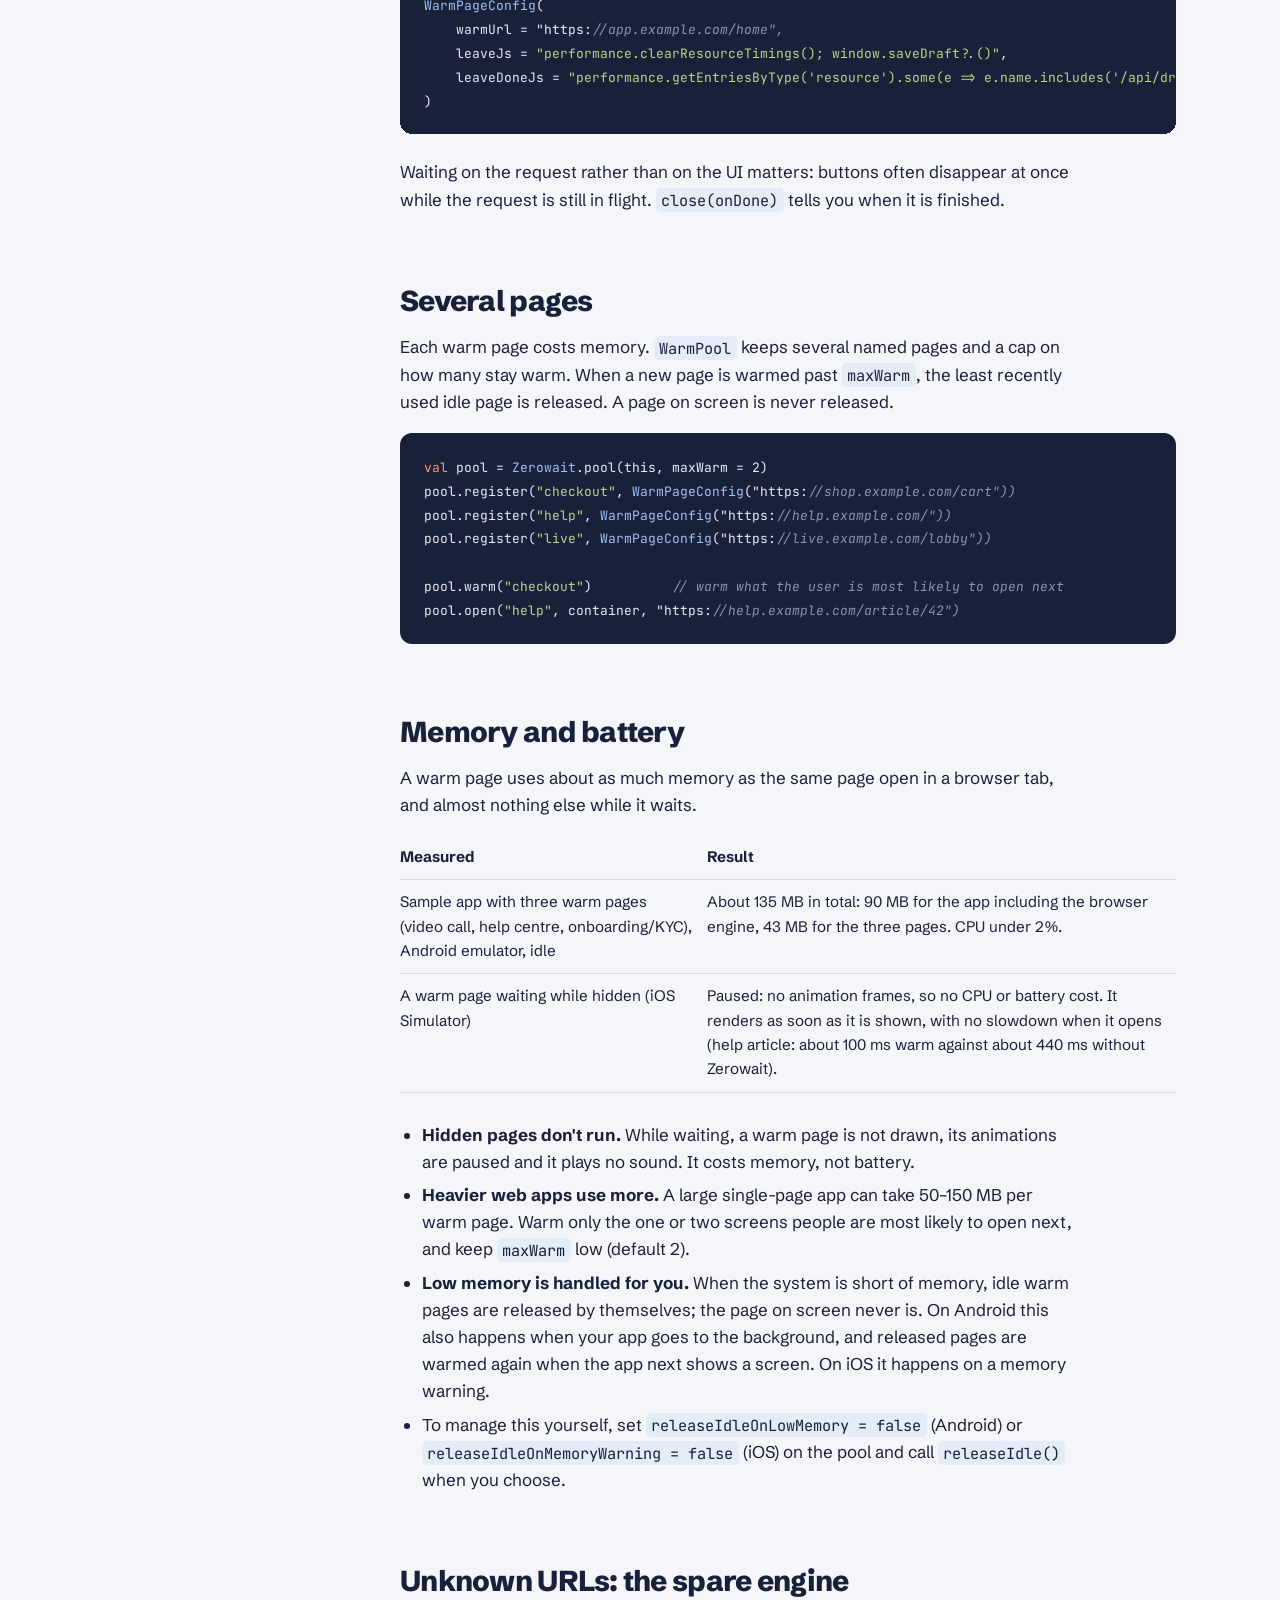
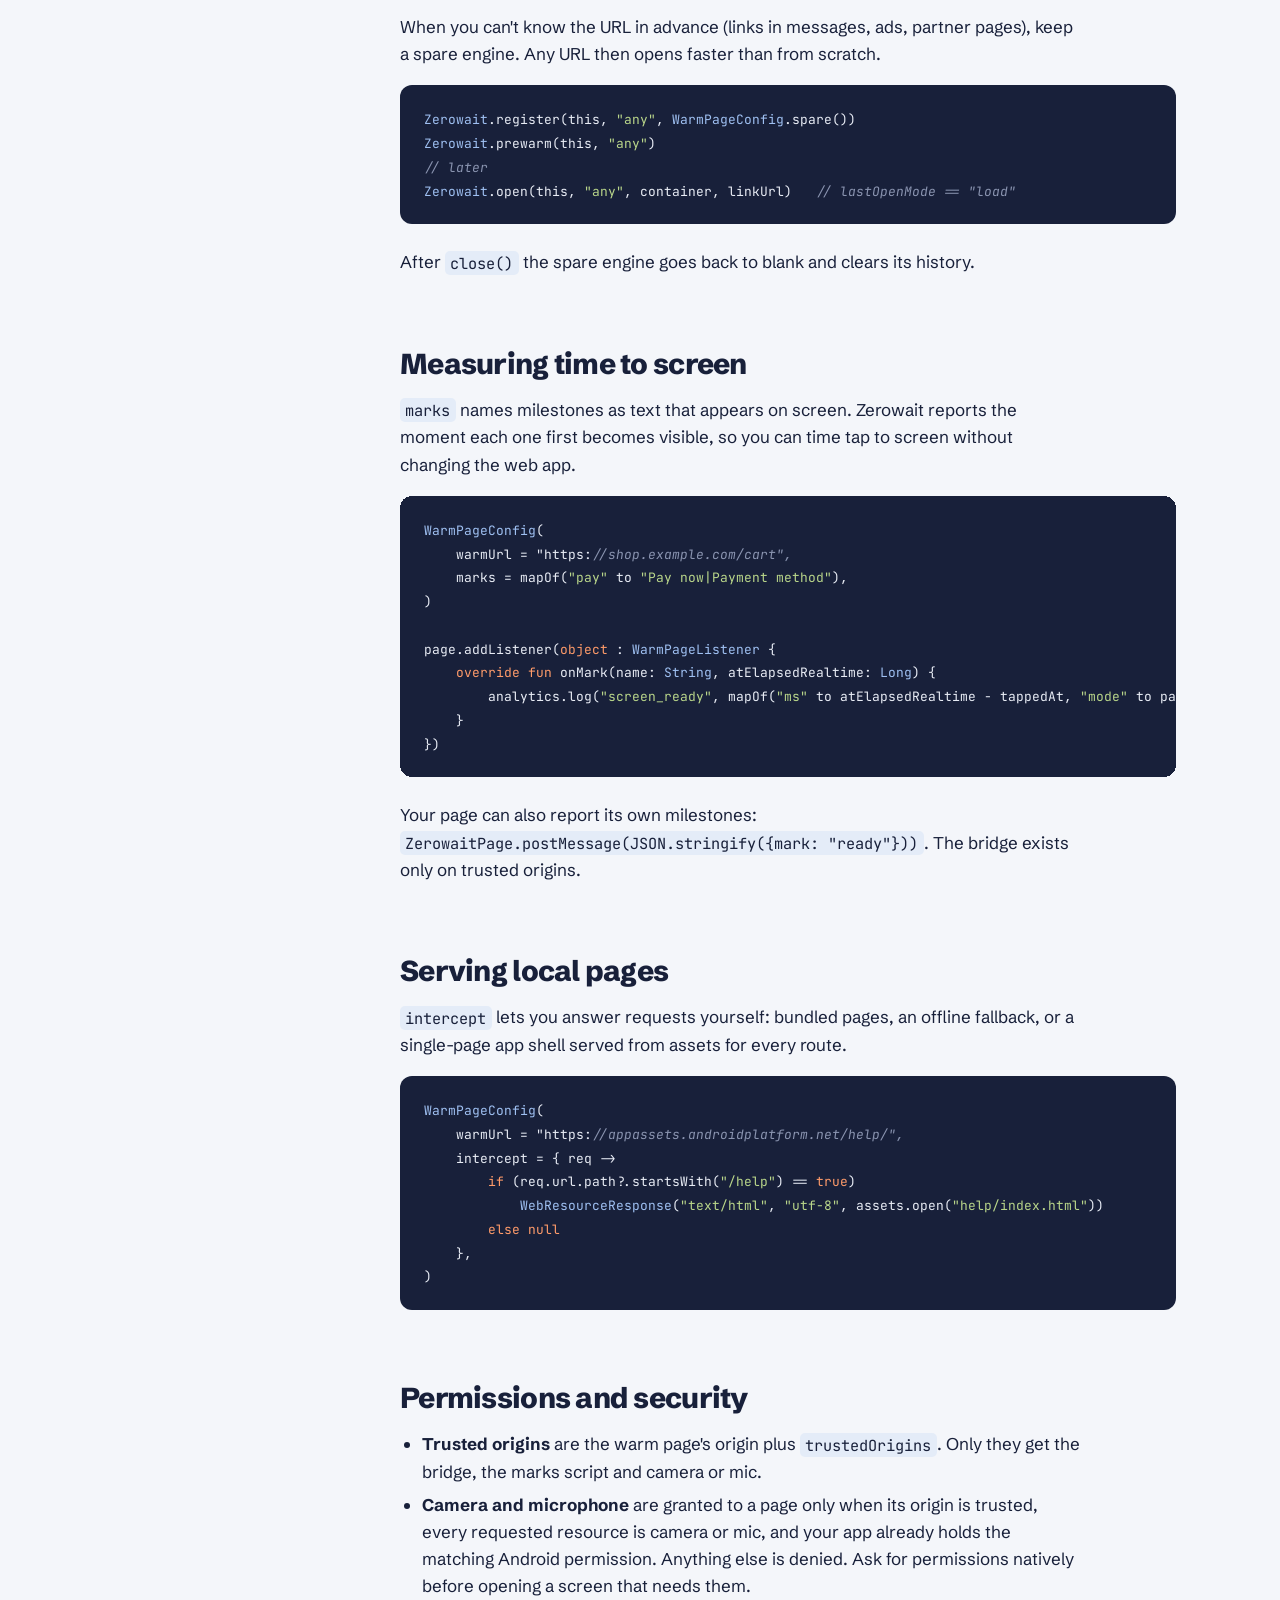
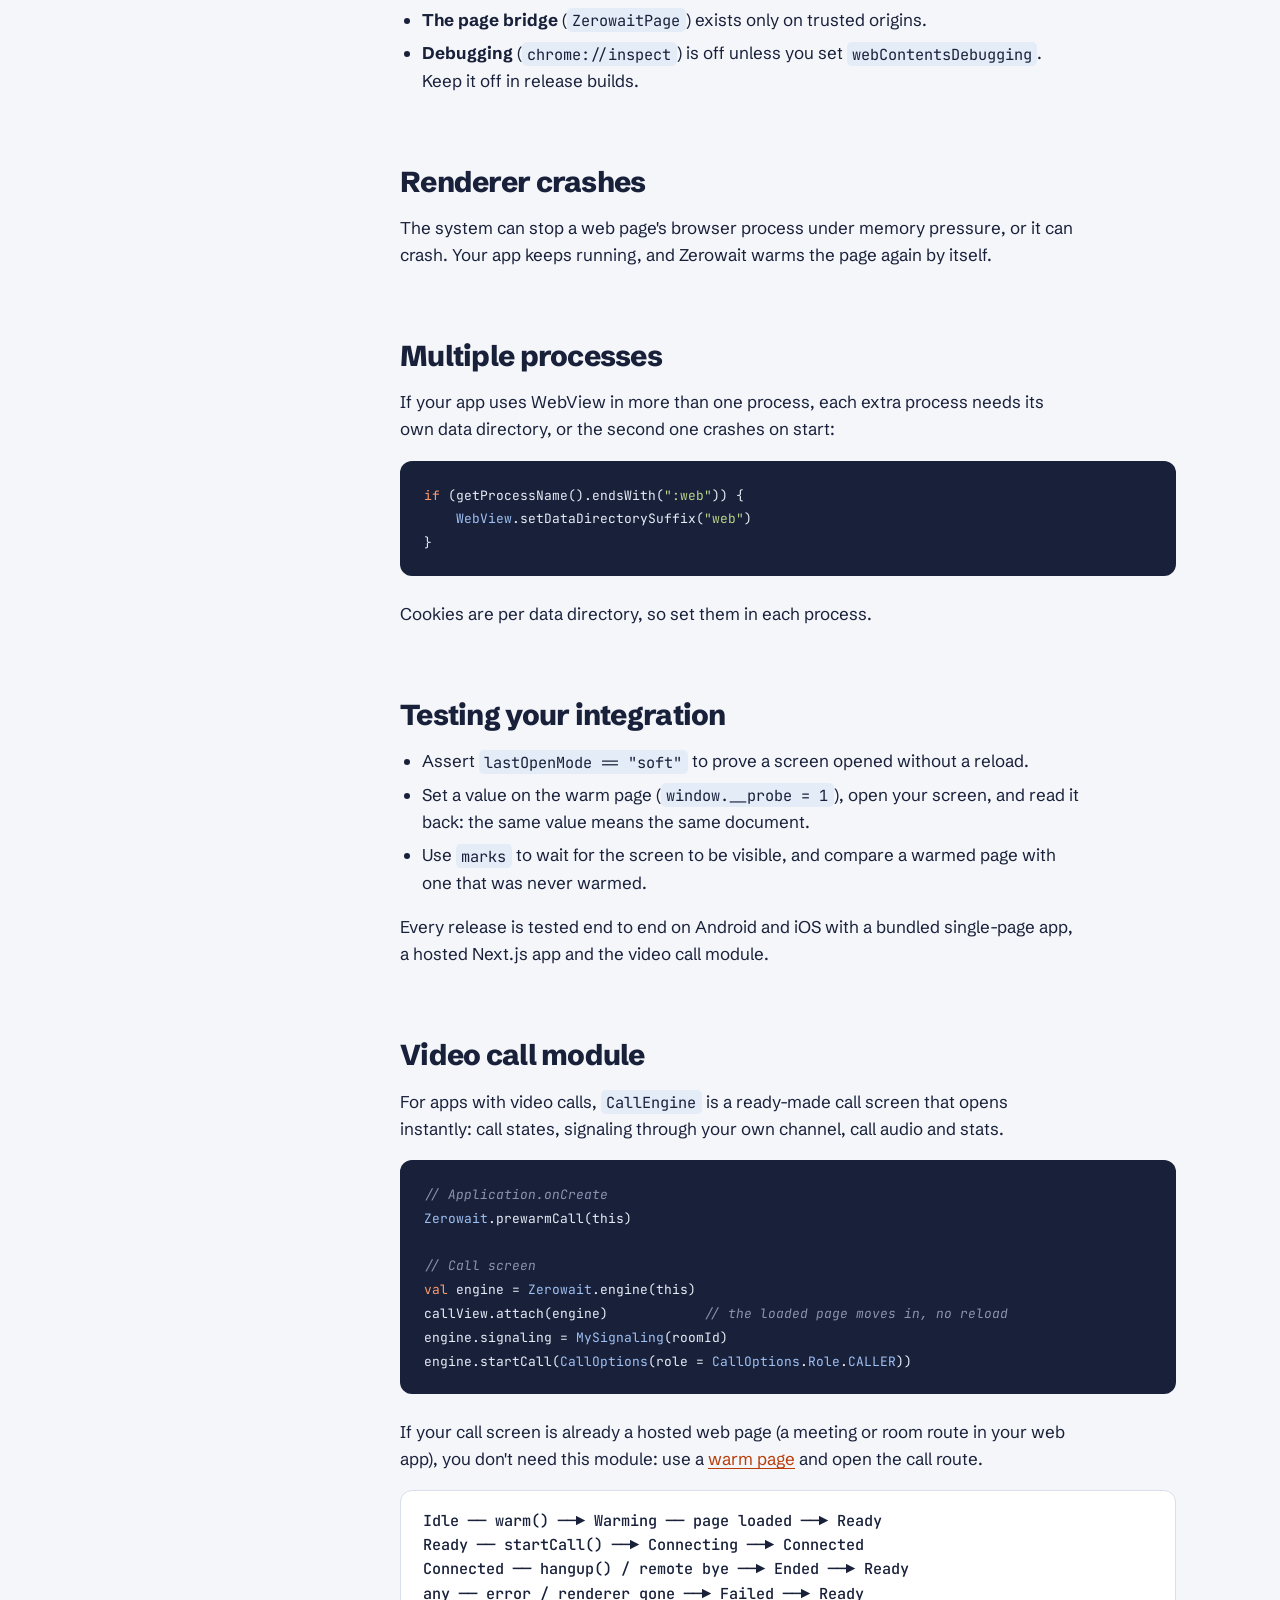
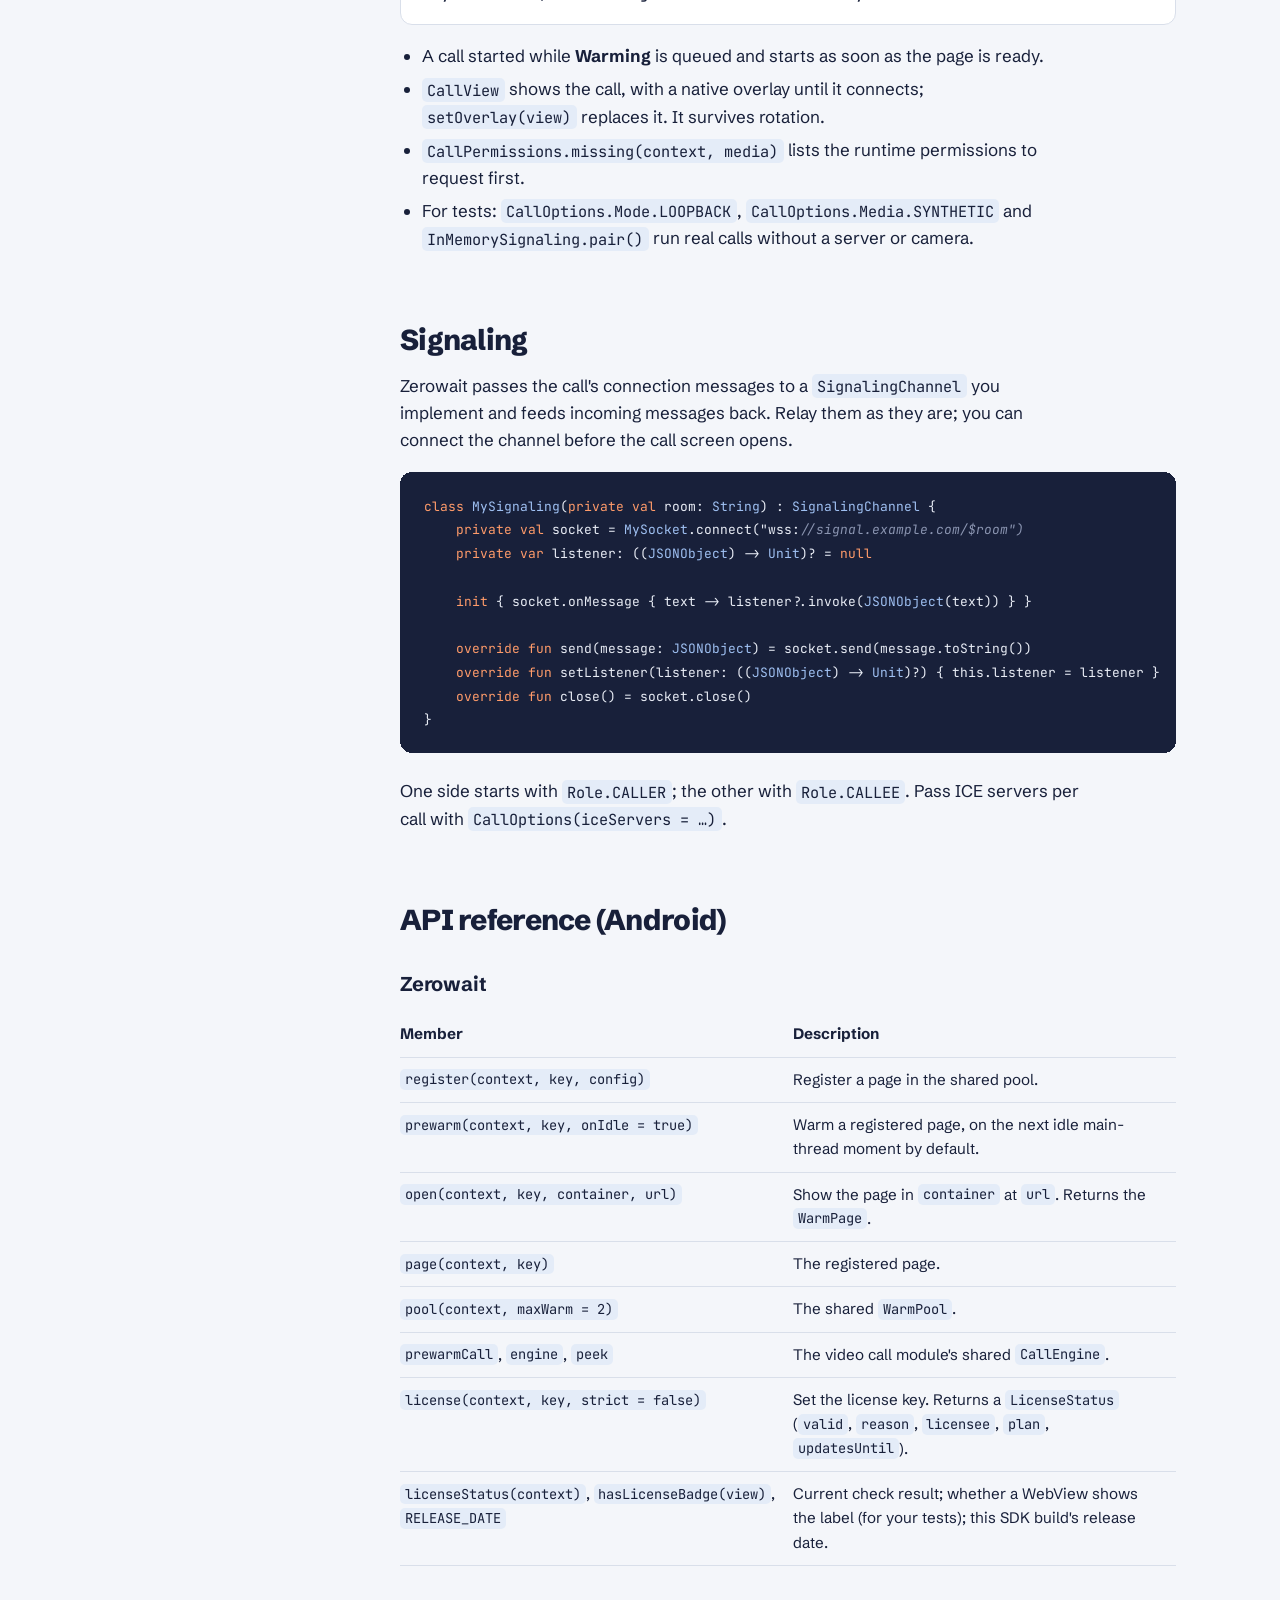
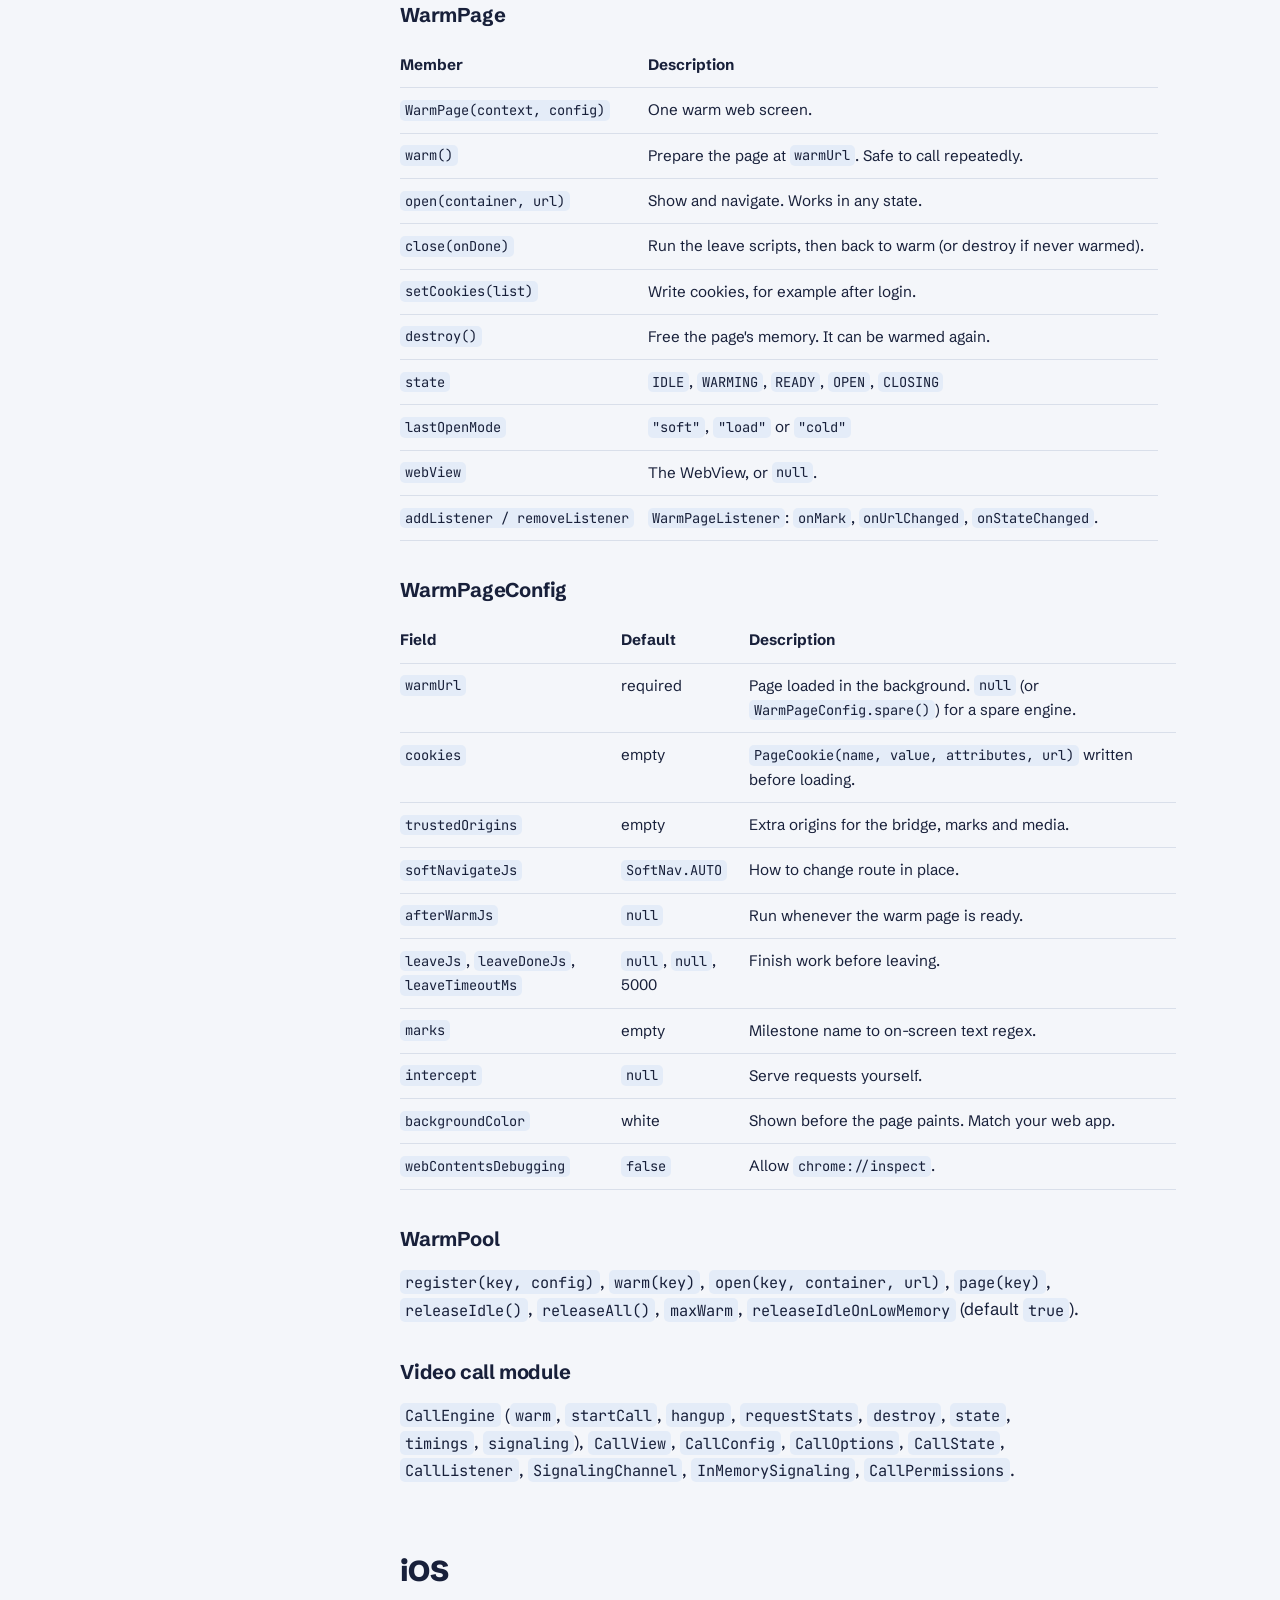
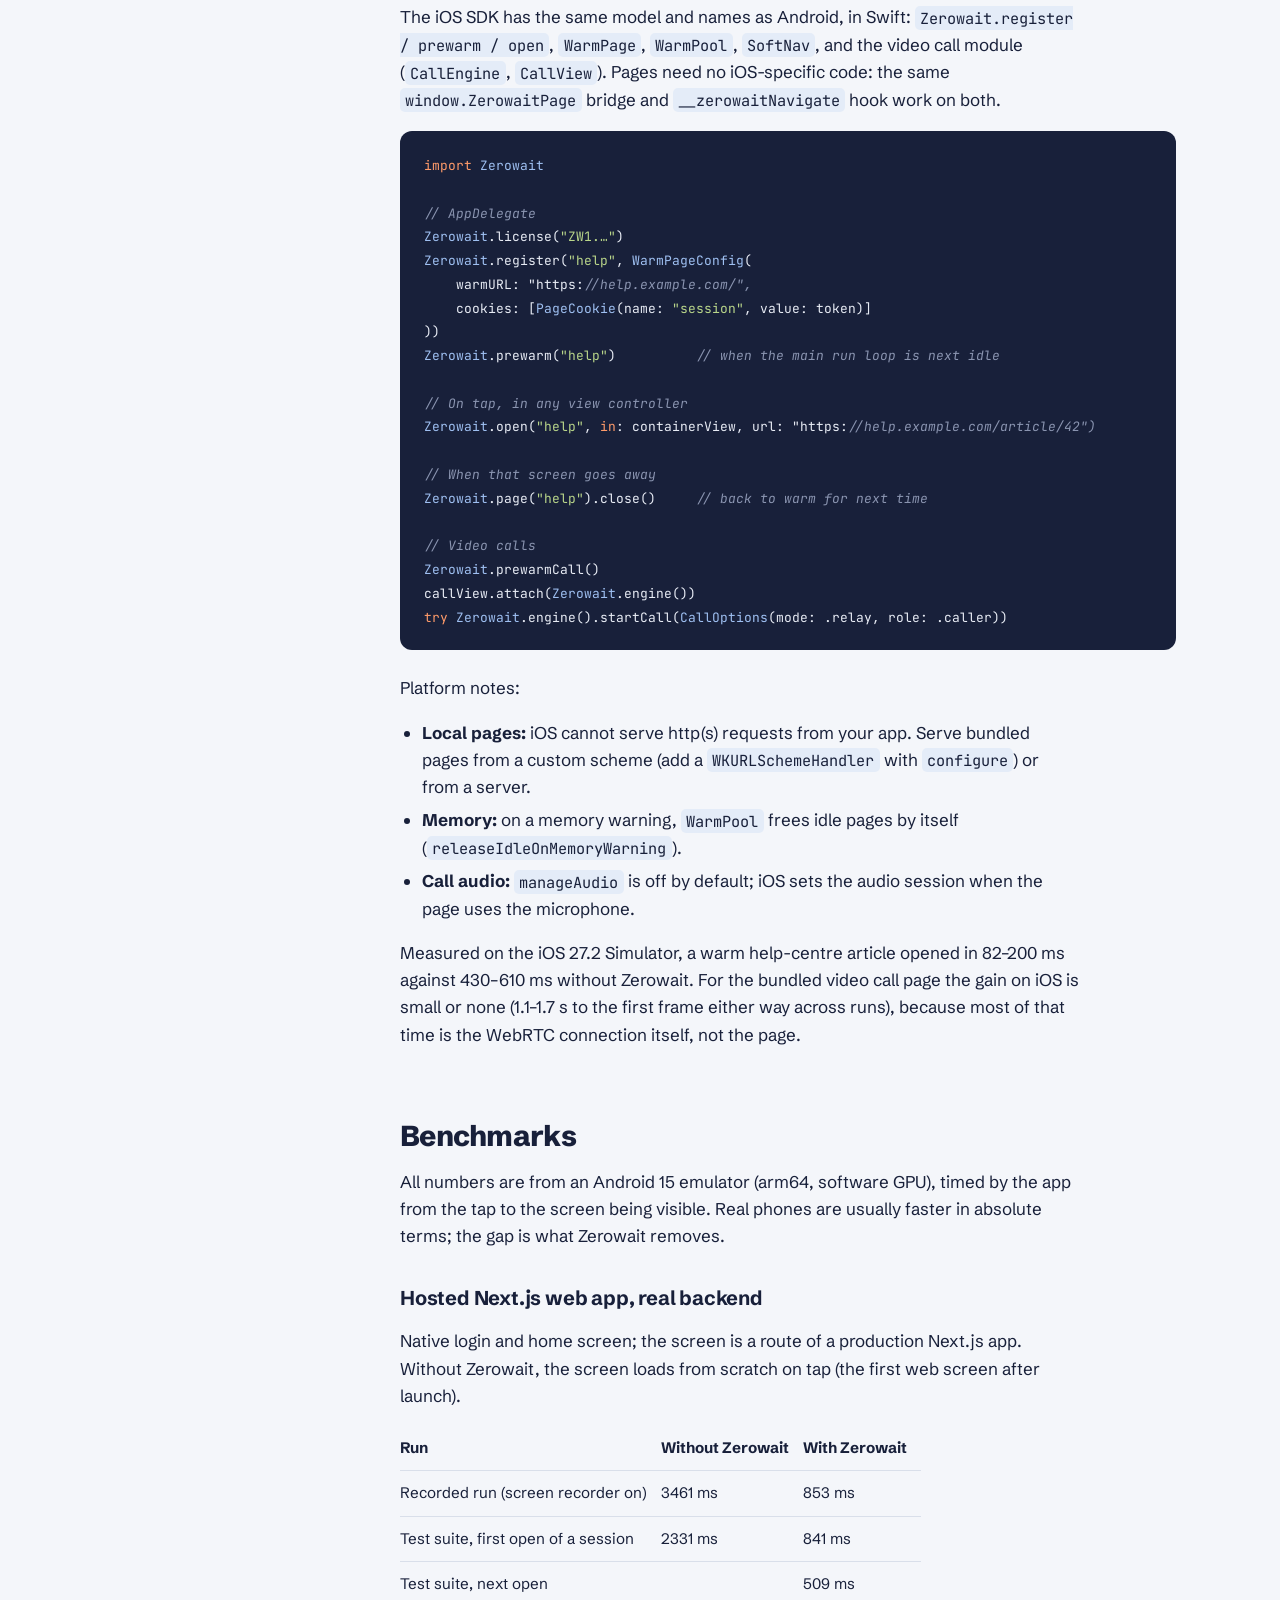
<file: docs/index.html>
<!doctype html>
<html lang="en">
<head>
<meta charset="utf-8">
<meta name="viewport" content="width=device-width, initial-scale=1">
<title>Zerowait docs</title>
<meta name="description" content="Install and use Zerowait, the SDK that keeps your app's web screens warm so they open instantly: checkout, help, onboarding, live, video calls.">
<meta name="theme-color" content="#18203a">
<link rel="icon" href="data:image/svg+xml,%3Csvg xmlns='http://www.w3.org/2000/svg' viewBox='0 0 24 24'%3E%3Ccircle cx='12' cy='12' r='10' fill='none' stroke='%238caadc' stroke-width='3'/%3E%3Ccircle cx='12' cy='12' r='5' fill='%23ff6a2b'/%3E%3C/svg%3E">
<link rel="preconnect" href="https://fonts.googleapis.com">
<link rel="preconnect" href="https://fonts.gstatic.com" crossorigin>
<link href="https://fonts.googleapis.com/css2?family=Schibsted+Grotesk:wght@400;500;600;700;800&family=JetBrains+Mono:wght@400;500&display=swap" rel="stylesheet">
<link rel="stylesheet" href="../assets/style.css">
</head>
<body>

<header class="nav">
  <div class="wrap">
    <a class="brand" href="../">
      <svg class="brand-mark" viewBox="0 0 24 24" aria-hidden="true"><circle cx="12" cy="12" r="10" fill="none" stroke="#8caadc" stroke-width="3"/><circle cx="12" cy="12" r="5" fill="#ff6a2b"/></svg>
      Zerowait
    </a>
    <nav class="nav-links" aria-label="Main">
      <a class="hide-sm" href="../#uses">Use cases</a>
      <a href="./" aria-current="page">Docs</a>
      <a class="hide-sm" href="../#pricing">Pricing</a>
      <a class="btn btn-primary btn-sm" href="../#pricing">Buy a license</a>
    </nav>
  </div>
</header>

<div class="wrap docs">
  <button class="btn btn-quiet btn-sm docs-toggle" type="button" aria-expanded="false" aria-controls="docs-nav">Contents</button>
  <nav class="docs-nav" id="docs-nav" aria-label="Documentation">
    <p>Start</p>
    <ul>
      <li><a href="#overview">Overview</a></li>
      <li><a href="#requirements">Requirements</a></li>
      <li><a href="#install">Install</a></li>
      <li><a href="#quick-start">Quick start</a></li>
      <li><a href="#license">License key</a></li>
    </ul>
    <p>Warm pages</p>
    <ul>
      <li><a href="#lifecycle">How a warm page works</a></li>
      <li><a href="#routes">Opening a route without a reload</a></li>
      <li><a href="#cookies">Login and cookies</a></li>
      <li><a href="#leaving">Leaving a screen</a></li>
      <li><a href="#several">Several pages</a></li>
      <li><a href="#memory">Memory and battery</a></li>
      <li><a href="#spare">Unknown URLs: the spare engine</a></li>
      <li><a href="#marks">Measuring time to screen</a></li>
      <li><a href="#local">Serving local pages</a></li>
      <li><a href="#permissions">Permissions and security</a></li>
      <li><a href="#crashes">Renderer crashes</a></li>
      <li><a href="#processes">Multiple processes</a></li>
      <li><a href="#testing">Testing your integration</a></li>
    </ul>
    <p>Video call module</p>
    <ul>
      <li><a href="#calls">Video calls</a></li>
      <li><a href="#signaling">Signaling</a></li>
    </ul>
    <p>Reference</p>
    <ul>
      <li><a href="#api">API reference</a></li>
      <li><a href="#ios">iOS</a></li>
      <li><a href="#benchmarks">Benchmarks</a></li>
      <li><a href="#limits">Limits</a></li>
    </ul>
  </nav>

  <article class="docs-body">
    <h1 id="overview">Zerowait docs</h1>
    <p class="lede">Zerowait keeps your app's web screens warm, so they open the moment someone taps: checkout, a help centre, onboarding or KYC, a live stream, a mini-app, a video call.</p>

    <p>Your app stays native. The screens that are web pages open already loaded and signed in, on the route you ask for, instead of starting from a blank page. When the screen closes, it is ready again for the next time.</p>

    <h2 id="requirements">Requirements</h2>
    <table>
      <tr><th>Android</th><td>Android 8.0 (API 26) or later. An up-to-date Android System WebView (any updated in the last few years). Kotlin or Java.</td></tr>
      <tr><th>iOS</th><td>iOS 15 or later. Xcode 27.2 or later (the binary is built with it). Swift or Objective-C apps. See <a href="#ios">iOS</a>.</td></tr>
      <tr><th>Web app</th><td>Anything that runs in a browser. In-place route changes need Next.js or a one-line hook; other pages still open faster because the engine and cache are warm.</td></tr>
    </table>

    <h2 id="install">Install</h2>
    <h3>Android</h3>
    <p>Add the Zerowait Maven repository and the dependency. Its dependencies (AndroidX WebKit) come with it.</p>
<pre><code data-lang="kotlin">// settings.gradle.kts
dependencyResolutionManagement {
    repositories {
        google()
        mavenCentral()
        maven("https://s3roy.github.io/zerowait-sdk/maven")
    }
}

// app/build.gradle.kts
dependencies {
    implementation("dev.zerowait:zerowait:0.3.2")
}</code></pre>
    <p>Prefer a file? Download <a href="https://github.com/s3roy/zerowait-sdk/releases/latest">zerowait-0.3.2.aar</a>, put it in <code>app/libs/</code>, and add <code>implementation(files("libs/zerowait-0.3.2.aar"))</code> plus <code>implementation("androidx.webkit:webkit:1.12.1")</code>.</p>
    <h3>iOS</h3>
    <p>In Xcode: <strong>File → Add Package Dependencies</strong>, enter <code>https://github.com/s3roy/zerowait-sdk</code>, and add the <strong>Zerowait</strong> product to your app. Or in <code>Package.swift</code>:</p>
<pre><code data-lang="swift">.package(url: "https://github.com/s3roy/zerowait-sdk", from: "0.3.2")</code></pre>
    <p>Add <code>NSCameraUsageDescription</code> and <code>NSMicrophoneUsageDescription</code> to Info.plist only if a web screen uses the camera or microphone.</p>
    <h3>Android permissions</h3>
    <p>The library manifest adds <code>INTERNET</code>, plus <code>CAMERA</code>, <code>RECORD_AUDIO</code> and <code>MODIFY_AUDIO_SETTINGS</code> for pages that use media. Camera and microphone hardware are marked optional, so your Play Store availability does not change. Remove them with <code>tools:node="remove"</code> if no web screen of yours uses media.</p>

    <h2 id="quick-start">Quick start</h2>
    <h3>1. Register and prewarm when the app starts</h3>
<pre><code data-lang="kotlin">class MyApp : Application() {
    override fun onCreate() {
        super.onCreate()
        Zerowait.register(this, "checkout", WarmPageConfig(
            warmUrl = "https://shop.example.com/cart",
            cookies = listOf(PageCookie("session", Session.token)),
        ))
        Zerowait.prewarm(this, "checkout")   // runs when the main thread is next idle
    }
}</code></pre>
    <p>Prewarming waits for the main thread to go idle, so it does not delay your first frame. If the user logs in later, register or call <code>setCookies</code> after login and prewarm then.</p>

    <h3>2. Open it from any screen</h3>
<pre><code data-lang="kotlin">class CheckoutActivity : ComponentActivity() {
    private lateinit var page: WarmPage

    override fun onCreate(savedInstanceState: Bundle?) {
        super.onCreate(savedInstanceState)
        val container = FrameLayout(this)
        setContentView(container)
        page = Zerowait.open(this, "checkout", container, "https://shop.example.com/checkout?step=pay")
    }

    override fun onDestroy() {
        if (isFinishing) page.close()   // back to the warm page for next time
        super.onDestroy()
    }
}</code></pre>
    <p>That is the whole integration for a Next.js app. For other frameworks, add the <a href="#routes">one-line hook</a>.</p>
    <div class="note"><p>All <code>WarmPage</code> and <code>WarmPool</code> methods run on the main thread, and listeners are called on the main thread.</p></div>

    <h2 id="license">License key</h2>
    <p>Set your key once at launch, before opening any page:</p>
<pre><code data-lang="kotlin">// Android: Application.onCreate
Zerowait.license(this, "ZW1.…")</code></pre>
<pre><code data-lang="swift">// iOS: AppDelegate, application(_:didFinishLaunchingWithOptions:)
Zerowait.license("ZW1.…")</code></pre>
    <ul>
      <li>The key is checked inside the app, offline, against your package name (Android) or bundle id (iOS). Nothing is sent anywhere.</li>
      <li>Nothing is ever blocked. With <strong>no key</strong>, debug builds (iOS: Simulator or development signing) only log a warning, and release builds show a small "Zerowait · unlicensed" label on Zerowait screens. A key that is <strong>present but not valid</strong> (expired for this SDK version, another app id, mistyped) shows the label in debug builds too, so you see it before you ship.</li>
      <li>A key lists your app ids (for example <code>com.acme.app</code>, or <code>com.acme.*</code> for every id under it) and an "updates until" date. It covers every SDK version released up to that date and never stops working in an app you have shipped.</li>
      <li>To check your setup, pass <code>strict = true</code> (iOS: <code>strict: true</code>): the label then shows in debug builds too. <code>Zerowait.licenseStatus</code> tells you why a key is rejected: <code>missing</code>, <code>malformed</code>, <code>bad signature</code>, <code>app id not covered</code> or <code>updates expired</code>.</li>
      <li>Keep the key in your app's code or build config. It only works for your app ids, so it is not a secret, but don't publish it.</li>
    </ul>
    <p>See the <a href="../terms/">license terms</a>.</p>

    <h2 id="lifecycle">How a warm page works</h2>
    <p>Each <code>WarmPage</code> is one web screen. <code>Zerowait.register</code> and <code>Zerowait.open</code> use a shared <a href="#several"><code>WarmPool</code></a>; create a <code>WarmPage</code> yourself when you want full control.</p>
<div class="state-flow">Idle ── warm() ──▶ Warming ── warm page loaded ──▶ Ready
Ready ── open(container, url) ──▶ Open
Open ── close() ──▶ Closing ── leave confirmed ──▶ Ready (back on warmUrl)
any ── browser crash ──▶ Idle ──▶ warm() again, by itself</div>
    <p><code>open()</code> always works, whatever the state. What it costs depends on where the page is:</p>
    <table>
      <tr><th><code>lastOpenMode</code></th><th>When</th><th>What happened</th></tr>
      <tr><td><code>"soft"</code></td><td>Ready, same origin, the app can change route</td><td>Route change inside the running app. Fastest.</td></tr>
      <tr><td><code>"load"</code></td><td>Still warming, other origin, or no router hook</td><td>Normal page load, still faster than without Zerowait.</td></tr>
      <tr><td><code>"cold"</code></td><td>Never warmed</td><td>Nothing prepared. This is what an app without Zerowait does.</td></tr>
    </table>
    <p>Because a page that was never warmed still opens, you can compare both paths with the same code: warm one, don't warm the other.</p>
    <p>A warm page that is not on screen is silent: audio or video it tries to play waits until its screen opens, and stops when the screen closes.</p>

    <h2 id="routes">Opening a route without a reload</h2>
    <p>The <code>softNavigateJs</code> option decides how your web app moves to the URL you open. The default, <code>SoftNav.AUTO</code>, works with:</p>
    <ol>
      <li><strong>Next.js</strong> (pages router and app router). Nothing to add.</li>
      <li><strong>A hook your app defines.</strong> One line, for React Router, Vue Router, Angular, SvelteKit or anything else:
<pre><code data-lang="js">// React Router
const navigate = useNavigate();
window.__zerowaitNavigate = (path) =&gt; navigate(path);

// Vue Router
window.__zerowaitNavigate = (path) =&gt; router.push(path);</code></pre></li>
      <li><strong>Anything else</strong>: a normal load of the URL, still faster than without Zerowait.</li>
    </ol>
    <p>Other choices: <code>SoftNav.NEXT_JS</code>, <code>SoftNav.HISTORY</code> (for routers that follow browser history, when you cannot add the hook), your own JS function, or <code>null</code> to always load.</p>
    <p>To have the next screen's code ready, prefetch it when the warm page is ready:</p>
<pre><code data-lang="kotlin">WarmPageConfig(
    warmUrl = "https://app.example.com/home",
    afterWarmJs = "window.next?.router?.prefetch('/checkout')",
)</code></pre>

    <h2 id="cookies">Login and cookies</h2>
    <p>Cookies in <code>WarmPageConfig.cookies</code> are written before the first load and are readable from <code>document.cookie</code>. Use them to hand the web app the user's session and anything else it reads at start-up, such as the client type or locale.</p>
<pre><code data-lang="kotlin">val cookies = listOf(
    PageCookie("session", session.token),
    PageCookie("client", "android-app"),
    PageCookie("locale", "en-GB"),
)
page.setCookies(cookies)   // after login, no need to warm again</code></pre>
    <p>A cookie goes to the warm page's origin unless you give it a <code>url</code>. Values are written as given, so encode them the way your web app decodes them.</p>

    <h2 id="leaving">Leaving a screen</h2>
    <p>Some screens must finish something before they go: end a call, save a draft, cancel an order hold. <code>leaveJs</code> runs when you call <code>close()</code>; <code>leaveDoneJs</code> is polled until it is true (or <code>leaveTimeoutMs</code> passes) before the WebView is reused or destroyed.</p>
<pre><code data-lang="kotlin">WarmPageConfig(
    warmUrl = "https://app.example.com/home",
    leaveJs = "performance.clearResourceTimings(); window.saveDraft?.()",
    leaveDoneJs = "performance.getEntriesByType('resource').some(e =&gt; e.name.includes('/api/drafts') &amp;&amp; e.responseEnd &gt; 0)",
)</code></pre>
    <p>Waiting on the request rather than on the UI matters: buttons often disappear at once while the request is still in flight. <code>close(onDone)</code> tells you when it is finished.</p>

    <h2 id="several">Several pages</h2>
    <p>Each warm page costs memory. <code>WarmPool</code> keeps several named pages and a cap on how many stay warm. When a new page is warmed past <code>maxWarm</code>, the least recently used idle page is released. A page on screen is never released.</p>
<pre><code data-lang="kotlin">val pool = Zerowait.pool(this, maxWarm = 2)
pool.register("checkout", WarmPageConfig("https://shop.example.com/cart"))
pool.register("help", WarmPageConfig("https://help.example.com/"))
pool.register("live", WarmPageConfig("https://live.example.com/lobby"))

pool.warm("checkout")          // warm what the user is most likely to open next
pool.open("help", container, "https://help.example.com/article/42")</code></pre>

    <h2 id="memory">Memory and battery</h2>
    <p>A warm page uses about as much memory as the same page open in a browser tab, and almost nothing else while it waits.</p>
    <table>
      <tr><th>Measured</th><th>Result</th></tr>
      <tr><td>Sample app with three warm pages (video call, help centre, onboarding/KYC), Android emulator, idle</td><td>About 135 MB in total: 90 MB for the app including the browser engine, 43 MB for the three pages. CPU under 2%.</td></tr>
      <tr><td>A warm page waiting while hidden (iOS Simulator)</td><td>Paused: no animation frames, so no CPU or battery cost. It renders as soon as it is shown, with no slowdown when it opens (help article: about 100 ms warm against about 440 ms without Zerowait).</td></tr>
    </table>
    <ul>
      <li><strong>Hidden pages don't run.</strong> While waiting, a warm page is not drawn, its animations are paused and it plays no sound. It costs memory, not battery.</li>
      <li><strong>Heavier web apps use more.</strong> A large single-page app can take 50–150 MB per warm page. Warm only the one or two screens people are most likely to open next, and keep <code>maxWarm</code> low (default 2).</li>
      <li><strong>Low memory is handled for you.</strong> When the system is short of memory, idle warm pages are released by themselves; the page on screen never is. On Android this also happens when your app goes to the background, and released pages are warmed again when the app next shows a screen. On iOS it happens on a memory warning.</li>
      <li>To manage this yourself, set <code>releaseIdleOnLowMemory = false</code> (Android) or <code>releaseIdleOnMemoryWarning = false</code> (iOS) on the pool and call <code>releaseIdle()</code> when you choose.</li>
    </ul>

    <h2 id="spare">Unknown URLs: the spare engine</h2>
    <p>When you can't know the URL in advance (links in messages, ads, partner pages), keep a spare engine. Any URL then opens faster than from scratch.</p>
<pre><code data-lang="kotlin">Zerowait.register(this, "any", WarmPageConfig.spare())
Zerowait.prewarm(this, "any")
// later
Zerowait.open(this, "any", container, linkUrl)   // lastOpenMode == "load"</code></pre>
    <p>After <code>close()</code> the spare engine goes back to blank and clears its history.</p>

    <h2 id="marks">Measuring time to screen</h2>
    <p><code>marks</code> names milestones as text that appears on screen. Zerowait reports the moment each one first becomes visible, so you can time tap to screen without changing the web app.</p>
<pre><code data-lang="kotlin">WarmPageConfig(
    warmUrl = "https://shop.example.com/cart",
    marks = mapOf("pay" to "Pay now|Payment method"),
)

page.addListener(object : WarmPageListener {
    override fun onMark(name: String, atElapsedRealtime: Long) {
        analytics.log("screen_ready", mapOf("ms" to atElapsedRealtime - tappedAt, "mode" to page.lastOpenMode))
    }
})</code></pre>
    <p>Your page can also report its own milestones: <code>ZerowaitPage.postMessage(JSON.stringify({mark: "ready"}))</code>. The bridge exists only on trusted origins.</p>

    <h2 id="local">Serving local pages</h2>
    <p><code>intercept</code> lets you answer requests yourself: bundled pages, an offline fallback, or a single-page app shell served from assets for every route.</p>
<pre><code data-lang="kotlin">WarmPageConfig(
    warmUrl = "https://appassets.androidplatform.net/help/",
    intercept = { req -&gt;
        if (req.url.path?.startsWith("/help") == true)
            WebResourceResponse("text/html", "utf-8", assets.open("help/index.html"))
        else null
    },
)</code></pre>

    <h2 id="permissions">Permissions and security</h2>
    <ul>
      <li><strong>Trusted origins</strong> are the warm page's origin plus <code>trustedOrigins</code>. Only they get the bridge, the marks script and camera or mic.</li>
      <li><strong>Camera and microphone</strong> are granted to a page only when its origin is trusted, every requested resource is camera or mic, and your app already holds the matching Android permission. Anything else is denied. Ask for permissions natively before opening a screen that needs them.</li>
      <li><strong>The page bridge</strong> (<code>ZerowaitPage</code>) exists only on trusted origins.</li>
      <li><strong>Debugging</strong> (<code>chrome://inspect</code>) is off unless you set <code>webContentsDebugging</code>. Keep it off in release builds.</li>
    </ul>

    <h2 id="crashes">Renderer crashes</h2>
    <p>The system can stop a web page's browser process under memory pressure, or it can crash. Your app keeps running, and Zerowait warms the page again by itself.</p>

    <h2 id="processes">Multiple processes</h2>
    <p>If your app uses WebView in more than one process, each extra process needs its own data directory, or the second one crashes on start:</p>
<pre><code data-lang="kotlin">if (getProcessName().endsWith(":web")) {
    WebView.setDataDirectorySuffix("web")
}</code></pre>
    <p>Cookies are per data directory, so set them in each process.</p>

    <h2 id="testing">Testing your integration</h2>
    <ul>
      <li>Assert <code>lastOpenMode == "soft"</code> to prove a screen opened without a reload.</li>
      <li>Set a value on the warm page (<code>window.__probe = 1</code>), open your screen, and read it back: the same value means the same document.</li>
      <li>Use <code>marks</code> to wait for the screen to be visible, and compare a warmed page with one that was never warmed.</li>
    </ul>
    <p>Every release is tested end to end on Android and iOS with a bundled single-page app, a hosted Next.js app and the video call module.</p>

    <h2 id="calls">Video call module</h2>
    <p>For apps with video calls, <code>CallEngine</code> is a ready-made call screen that opens instantly: call states, signaling through your own channel, call audio and stats.</p>
<pre><code data-lang="kotlin">// Application.onCreate
Zerowait.prewarmCall(this)

// Call screen
val engine = Zerowait.engine(this)
callView.attach(engine)            // the loaded page moves in, no reload
engine.signaling = MySignaling(roomId)
engine.startCall(CallOptions(role = CallOptions.Role.CALLER))</code></pre>
    <p>If your call screen is already a hosted web page (a meeting or room route in your web app), you don't need this module: use a <a href="#quick-start">warm page</a> and open the call route.</p>
<div class="state-flow">Idle ── warm() ──▶ Warming ── page loaded ──▶ Ready
Ready ── startCall() ──▶ Connecting ──▶ Connected
Connected ── hangup() / remote bye ──▶ Ended ──▶ Ready
any ── error / renderer gone ──▶ Failed ──▶ Ready</div>
    <ul>
      <li>A call started while <strong>Warming</strong> is queued and starts as soon as the page is ready.</li>
      <li><code>CallView</code> shows the call, with a native overlay until it connects; <code>setOverlay(view)</code> replaces it. It survives rotation.</li>
      <li><code>CallPermissions.missing(context, media)</code> lists the runtime permissions to request first.</li>
      <li>For tests: <code>CallOptions.Mode.LOOPBACK</code>, <code>CallOptions.Media.SYNTHETIC</code> and <code>InMemorySignaling.pair()</code> run real calls without a server or camera.</li>
    </ul>

    <h2 id="signaling">Signaling</h2>
    <p>Zerowait passes the call's connection messages to a <code>SignalingChannel</code> you implement and feeds incoming messages back. Relay them as they are; you can connect the channel before the call screen opens.</p>
<pre><code data-lang="kotlin">class MySignaling(private val room: String) : SignalingChannel {
    private val socket = MySocket.connect("wss://signal.example.com/$room")
    private var listener: ((JSONObject) -&gt; Unit)? = null

    init { socket.onMessage { text -&gt; listener?.invoke(JSONObject(text)) } }

    override fun send(message: JSONObject) = socket.send(message.toString())
    override fun setListener(listener: ((JSONObject) -&gt; Unit)?) { this.listener = listener }
    override fun close() = socket.close()
}</code></pre>
    <p>One side starts with <code>Role.CALLER</code>; the other with <code>Role.CALLEE</code>. Pass ICE servers per call with <code>CallOptions(iceServers = …)</code>.</p>

    <h2 id="api">API reference (Android)</h2>
    <h3>Zerowait</h3>
    <table>
      <tr><th>Member</th><th>Description</th></tr>
      <tr><td><code>register(context, key, config)</code></td><td>Register a page in the shared pool.</td></tr>
      <tr><td><code>prewarm(context, key, onIdle = true)</code></td><td>Warm a registered page, on the next idle main-thread moment by default.</td></tr>
      <tr><td><code>open(context, key, container, url)</code></td><td>Show the page in <code>container</code> at <code>url</code>. Returns the <code>WarmPage</code>.</td></tr>
      <tr><td><code>page(context, key)</code></td><td>The registered page.</td></tr>
      <tr><td><code>pool(context, maxWarm = 2)</code></td><td>The shared <code>WarmPool</code>.</td></tr>
      <tr><td><code>prewarmCall</code>, <code>engine</code>, <code>peek</code></td><td>The video call module's shared <code>CallEngine</code>.</td></tr>
      <tr><td><code>license(context, key, strict = false)</code></td><td>Set the license key. Returns a <code>LicenseStatus</code> (<code>valid</code>, <code>reason</code>, <code>licensee</code>, <code>plan</code>, <code>updatesUntil</code>).</td></tr>
      <tr><td><code>licenseStatus(context)</code>, <code>hasLicenseBadge(view)</code>, <code>RELEASE_DATE</code></td><td>Current check result; whether a WebView shows the label (for your tests); this SDK build's release date.</td></tr>
    </table>
    <h3>WarmPage</h3>
    <table>
      <tr><th>Member</th><th>Description</th></tr>
      <tr><td><code>WarmPage(context, config)</code></td><td>One warm web screen.</td></tr>
      <tr><td><code>warm()</code></td><td>Prepare the page at <code>warmUrl</code>. Safe to call repeatedly.</td></tr>
      <tr><td><code>open(container, url)</code></td><td>Show and navigate. Works in any state.</td></tr>
      <tr><td><code>close(onDone)</code></td><td>Run the leave scripts, then back to warm (or destroy if never warmed).</td></tr>
      <tr><td><code>setCookies(list)</code></td><td>Write cookies, for example after login.</td></tr>
      <tr><td><code>destroy()</code></td><td>Free the page's memory. It can be warmed again.</td></tr>
      <tr><td><code>state</code></td><td><code>IDLE</code>, <code>WARMING</code>, <code>READY</code>, <code>OPEN</code>, <code>CLOSING</code></td></tr>
      <tr><td><code>lastOpenMode</code></td><td><code>"soft"</code>, <code>"load"</code> or <code>"cold"</code></td></tr>
      <tr><td><code>webView</code></td><td>The WebView, or <code>null</code>.</td></tr>
      <tr><td><code>addListener / removeListener</code></td><td><code>WarmPageListener</code>: <code>onMark</code>, <code>onUrlChanged</code>, <code>onStateChanged</code>.</td></tr>
    </table>
    <h3>WarmPageConfig</h3>
    <table>
      <tr><th>Field</th><th>Default</th><th>Description</th></tr>
      <tr><td><code>warmUrl</code></td><td>required</td><td>Page loaded in the background. <code>null</code> (or <code>WarmPageConfig.spare()</code>) for a spare engine.</td></tr>
      <tr><td><code>cookies</code></td><td>empty</td><td><code>PageCookie(name, value, attributes, url)</code> written before loading.</td></tr>
      <tr><td><code>trustedOrigins</code></td><td>empty</td><td>Extra origins for the bridge, marks and media.</td></tr>
      <tr><td><code>softNavigateJs</code></td><td><code>SoftNav.AUTO</code></td><td>How to change route in place.</td></tr>
      <tr><td><code>afterWarmJs</code></td><td><code>null</code></td><td>Run whenever the warm page is ready.</td></tr>
      <tr><td><code>leaveJs</code>, <code>leaveDoneJs</code>, <code>leaveTimeoutMs</code></td><td><code>null</code>, <code>null</code>, 5000</td><td>Finish work before leaving.</td></tr>
      <tr><td><code>marks</code></td><td>empty</td><td>Milestone name to on-screen text regex.</td></tr>
      <tr><td><code>intercept</code></td><td><code>null</code></td><td>Serve requests yourself.</td></tr>
      <tr><td><code>backgroundColor</code></td><td>white</td><td>Shown before the page paints. Match your web app.</td></tr>
      <tr><td><code>webContentsDebugging</code></td><td><code>false</code></td><td>Allow <code>chrome://inspect</code>.</td></tr>
    </table>
    <h3>WarmPool</h3>
    <p><code>register(key, config)</code>, <code>warm(key)</code>, <code>open(key, container, url)</code>, <code>page(key)</code>, <code>releaseIdle()</code>, <code>releaseAll()</code>, <code>maxWarm</code>, <code>releaseIdleOnLowMemory</code> (default <code>true</code>).</p>
    <h3>Video call module</h3>
    <p><code>CallEngine</code> (<code>warm</code>, <code>startCall</code>, <code>hangup</code>, <code>requestStats</code>, <code>destroy</code>, <code>state</code>, <code>timings</code>, <code>signaling</code>), <code>CallView</code>, <code>CallConfig</code>, <code>CallOptions</code>, <code>CallState</code>, <code>CallListener</code>, <code>SignalingChannel</code>, <code>InMemorySignaling</code>, <code>CallPermissions</code>.</p>

    <h2 id="ios">iOS</h2>
    <p>The iOS SDK has the same model and names as Android, in Swift: <code>Zerowait.register / prewarm / open</code>, <code>WarmPage</code>, <code>WarmPool</code>, <code>SoftNav</code>, and the video call module (<code>CallEngine</code>, <code>CallView</code>). Pages need no iOS-specific code: the same <code>window.ZerowaitPage</code> bridge and <code>__zerowaitNavigate</code> hook work on both.</p>
<pre><code data-lang="swift">import Zerowait

// AppDelegate
Zerowait.license("ZW1.…")
Zerowait.register("help", WarmPageConfig(
    warmURL: "https://help.example.com/",
    cookies: [PageCookie(name: "session", value: token)]
))
Zerowait.prewarm("help")          // when the main run loop is next idle

// On tap, in any view controller
Zerowait.open("help", in: containerView, url: "https://help.example.com/article/42")

// When that screen goes away
Zerowait.page("help").close()     // back to warm for next time

// Video calls
Zerowait.prewarmCall()
callView.attach(Zerowait.engine())
try Zerowait.engine().startCall(CallOptions(mode: .relay, role: .caller))</code></pre>
    <p>Platform notes:</p>
    <ul>
      <li><strong>Local pages:</strong> iOS cannot serve http(s) requests from your app. Serve bundled pages from a custom scheme (add a <code>WKURLSchemeHandler</code> with <code>configure</code>) or from a server.</li>
      <li><strong>Memory:</strong> on a memory warning, <code>WarmPool</code> frees idle pages by itself (<code>releaseIdleOnMemoryWarning</code>).</li>
      <li><strong>Call audio:</strong> <code>manageAudio</code> is off by default; iOS sets the audio session when the page uses the microphone.</li>
    </ul>
    <p>Measured on the iOS 27.2 Simulator, a warm help-centre article opened in 82–200 ms against 430–610 ms without Zerowait. For the bundled video call page the gain on iOS is small or none (1.1–1.7 s to the first frame either way across runs), because most of that time is the WebRTC connection itself, not the page.</p>

    <h2 id="benchmarks">Benchmarks</h2>
    <p>All numbers are from an Android 15 emulator (arm64, software GPU), timed by the app from the tap to the screen being visible. Real phones are usually faster in absolute terms; the gap is what Zerowait removes.</p>
    <h3>Hosted Next.js web app, real backend</h3>
    <p>Native login and home screen; the screen is a route of a production Next.js app. Without Zerowait, the screen loads from scratch on tap (the first web screen after launch).</p>
    <table>
      <tr><th>Run</th><th>Without Zerowait</th><th>With Zerowait</th></tr>
      <tr><td>Recorded run (screen recorder on)</td><td>3461 ms</td><td>853 ms</td></tr>
      <tr><td>Test suite, first open of a session</td><td>2331 ms</td><td>841 ms</td></tr>
      <tr><td>Test suite, next open</td><td></td><td>509 ms</td></tr>
    </table>
    <p>The first open of a session is slower than later ones because the browser runs the new route's code for the first time.</p>
    <h3>Video call module, bundled call page</h3>
    <p>Tap to first remote video frame.</p>
    <table>
      <tr><th>Run</th><th>Without prewarm</th><th>With Zerowait</th></tr>
      <tr><td>1</td><td>1384 ms</td><td>515 ms</td></tr>
      <tr><td>2</td><td>1463 ms</td><td>598 ms</td></tr>
      <tr><td>3</td><td>1215 ms</td><td>469 ms</td></tr>
      <tr><td>While screen recording (demo video)</td><td>1787 ms</td><td>720 ms</td></tr>
    </table>
    <p>A page bundled in the app gains less than a hosted one, because it has nothing to download.</p>

    <h2 id="limits">Limits</h2>
    <ul>
      <li>A warm page uses memory and, for hosted pages, network at warm time. Warm what users are likely to open next, and cap it with <code>WarmPool</code>.</li>
      <li>In-place route changes need Next.js, the one-line hook, or a router that follows browser history. Other pages still open faster, but load as a page.</li>
      <li>One <code>WarmPage</code> shows one screen at a time.</li>
      <li>The video call module does not include signaling, TURN or media servers, and calls do not continue in the background yet.</li>
    </ul>
  </article>
</div>

<footer>
  <div class="wrap">
    <span>Zerowait</span>
    <span><a href="../">Home</a> &nbsp; <a href="../#pricing">Pricing</a></span>
  </div>
</footer>

<script src="../assets/site.js" defer></script>
</body>
</html>
</file>
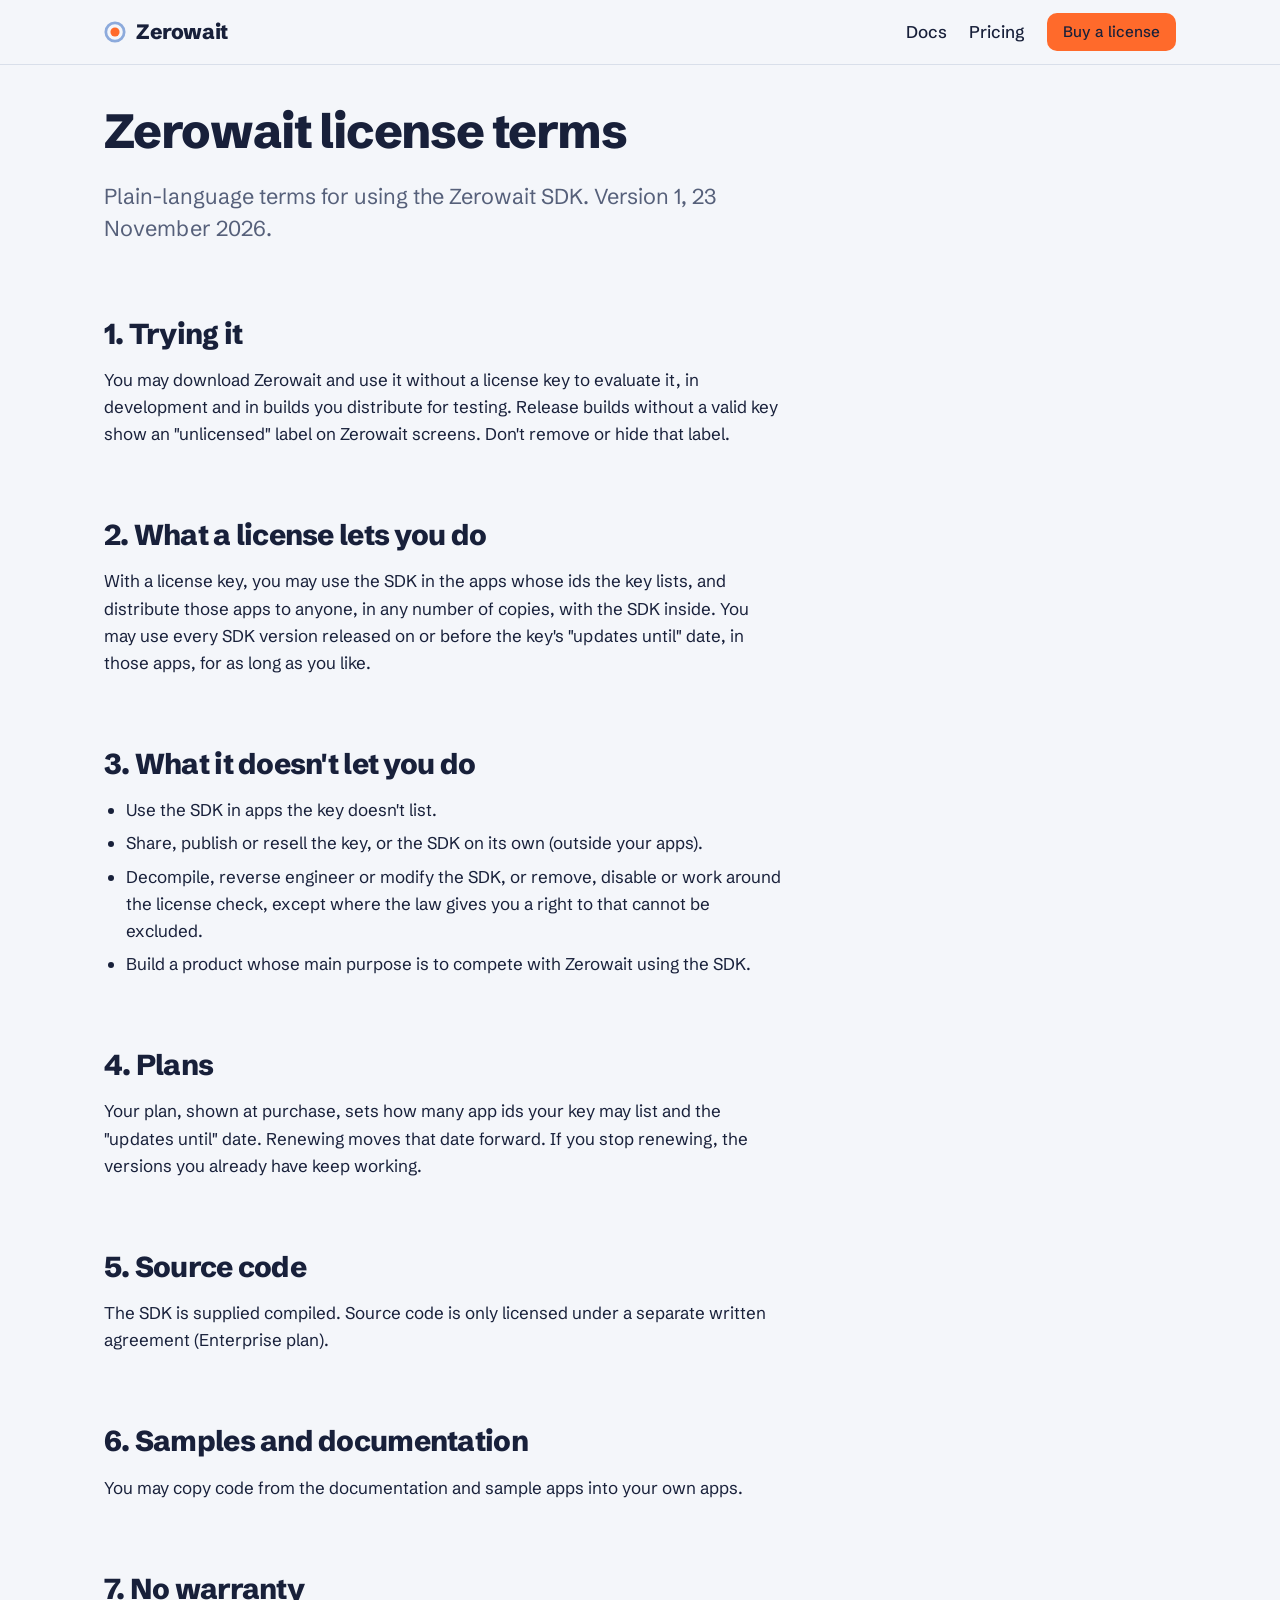
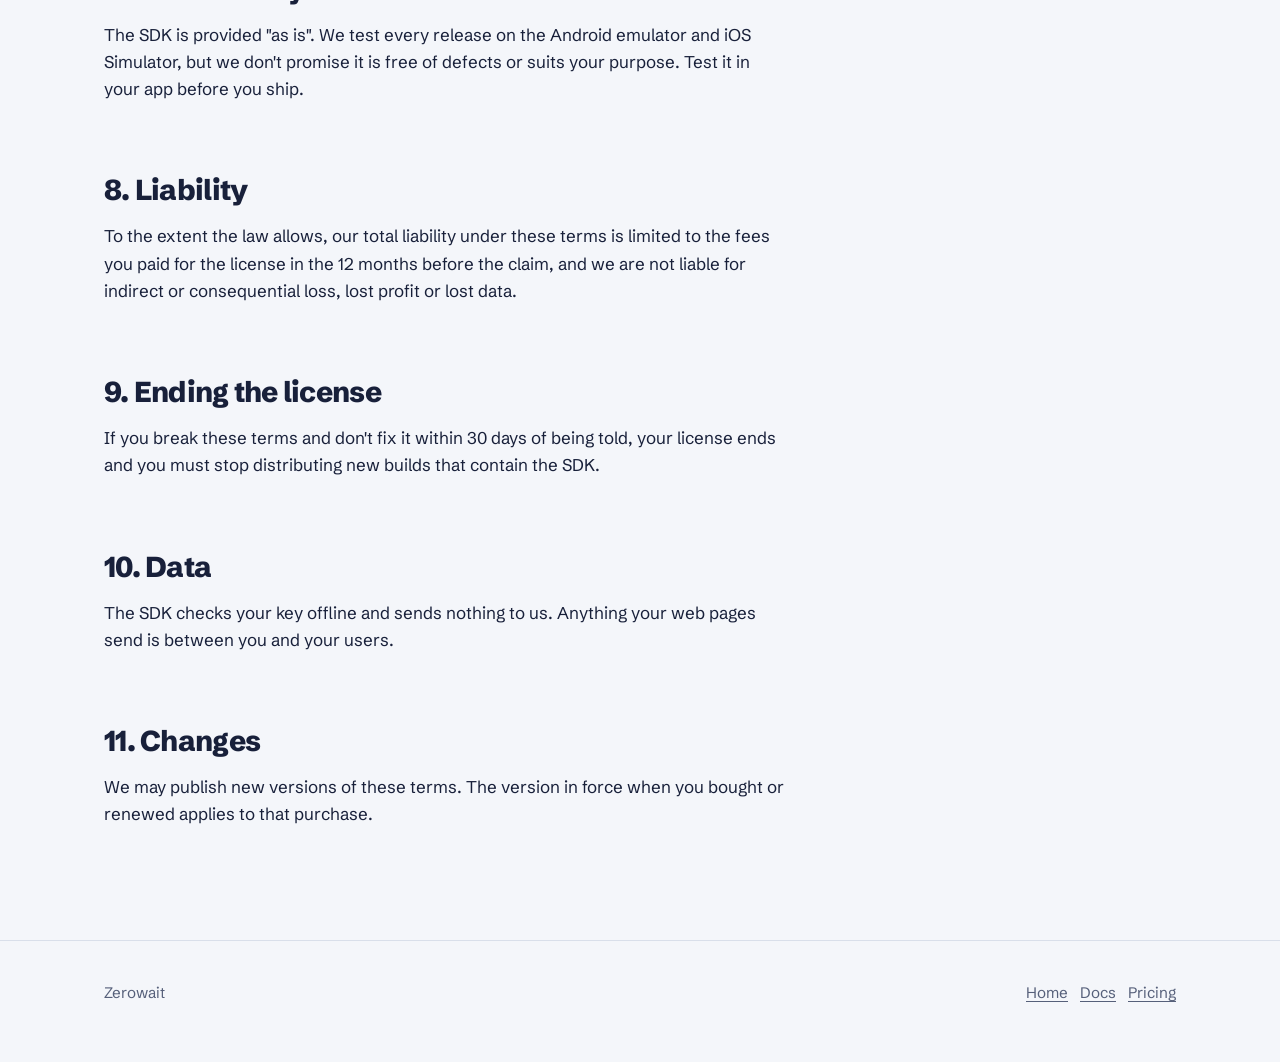
<file: terms/index.html>
<!doctype html>
<html lang="en">
<head>
<meta charset="utf-8">
<meta name="viewport" content="width=device-width, initial-scale=1">
<title>Zerowait license terms</title>
<meta name="description" content="The terms under which the Zerowait SDK for Android and iOS is licensed.">
<meta name="theme-color" content="#18203a">
<link rel="icon" href="data:image/svg+xml,%3Csvg xmlns='http://www.w3.org/2000/svg' viewBox='0 0 24 24'%3E%3Ccircle cx='12' cy='12' r='10' fill='none' stroke='%238caadc' stroke-width='3'/%3E%3Ccircle cx='12' cy='12' r='5' fill='%23ff6a2b'/%3E%3C/svg%3E">
<link rel="preconnect" href="https://fonts.googleapis.com">
<link rel="preconnect" href="https://fonts.gstatic.com" crossorigin>
<link href="https://fonts.googleapis.com/css2?family=Schibsted+Grotesk:wght@400;500;600;700;800&family=JetBrains+Mono:wght@400;500&display=swap" rel="stylesheet">
<link rel="stylesheet" href="../assets/style.css">
</head>
<body>
<header class="nav">
  <div class="wrap">
    <a class="brand" href="../">
      <svg class="brand-mark" viewBox="0 0 24 24" aria-hidden="true"><circle cx="12" cy="12" r="10" fill="none" stroke="#8caadc" stroke-width="3"/><circle cx="12" cy="12" r="5" fill="#ff6a2b"/></svg>
      Zerowait
    </a>
    <nav class="nav-links" aria-label="Main">
      <a href="../docs/">Docs</a>
      <a class="hide-sm" href="../#pricing">Pricing</a>
      <a class="btn btn-primary btn-sm" href="../#pricing">Buy a license</a>
    </nav>
  </div>
</header>

<div class="wrap docs">
  <article class="docs-body" style="grid-column: 1 / -1; max-width: 72ch">
    <h1 id="terms">Zerowait license terms</h1>
    <p class="lede">Plain-language terms for using the Zerowait SDK. Version 1, 23 November 2026.</p>

    <h2 id="trial">1. Trying it</h2>
    <p>You may download Zerowait and use it without a license key to evaluate it, in development and in builds you distribute for testing. Release builds without a valid key show an "unlicensed" label on Zerowait screens. Don't remove or hide that label.</p>

    <h2 id="grant">2. What a license lets you do</h2>
    <p>With a license key, you may use the SDK in the apps whose ids the key lists, and distribute those apps to anyone, in any number of copies, with the SDK inside. You may use every SDK version released on or before the key's "updates until" date, in those apps, for as long as you like.</p>

    <h2 id="limits">3. What it doesn't let you do</h2>
    <ul>
      <li>Use the SDK in apps the key doesn't list.</li>
      <li>Share, publish or resell the key, or the SDK on its own (outside your apps).</li>
      <li>Decompile, reverse engineer or modify the SDK, or remove, disable or work around the license check, except where the law gives you a right to that cannot be excluded.</li>
      <li>Build a product whose main purpose is to compete with Zerowait using the SDK.</li>
    </ul>

    <h2 id="plans">4. Plans</h2>
    <p>Your plan, shown at purchase, sets how many app ids your key may list and the "updates until" date. Renewing moves that date forward. If you stop renewing, the versions you already have keep working.</p>

    <h2 id="source">5. Source code</h2>
    <p>The SDK is supplied compiled. Source code is only licensed under a separate written agreement (Enterprise plan).</p>

    <h2 id="sample">6. Samples and documentation</h2>
    <p>You may copy code from the documentation and sample apps into your own apps.</p>

    <h2 id="warranty">7. No warranty</h2>
    <p>The SDK is provided "as is". We test every release on the Android emulator and iOS Simulator, but we don't promise it is free of defects or suits your purpose. Test it in your app before you ship.</p>

    <h2 id="liability">8. Liability</h2>
    <p>To the extent the law allows, our total liability under these terms is limited to the fees you paid for the license in the 12 months before the claim, and we are not liable for indirect or consequential loss, lost profit or lost data.</p>

    <h2 id="end">9. Ending the license</h2>
    <p>If you break these terms and don't fix it within 30 days of being told, your license ends and you must stop distributing new builds that contain the SDK.</p>

    <h2 id="privacy">10. Data</h2>
    <p>The SDK checks your key offline and sends nothing to us. Anything your web pages send is between you and your users.</p>

    <h2 id="changes">11. Changes</h2>
    <p>We may publish new versions of these terms. The version in force when you bought or renewed applies to that purchase.</p>
  </article>
</div>

<footer>
  <div class="wrap">
    <span>Zerowait</span>
    <span><a href="../">Home</a> &nbsp; <a href="../docs/">Docs</a> &nbsp; <a href="../#pricing">Pricing</a></span>
  </div>
</footer>
</body>
</html>
</file>
<file: assets/style.css>
:root {
  --ink: #18203a;
  --paper: #f4f6fa;
  --surface: #ffffff;
  --text: #18203a;
  --muted: #56607a;
  --line: #d9dfea;
  --ember: #ff6a2b;
  --ember-text: #b93d0a;
  --ember-wash: #ffe9df;
  --frost: #8caadc;
  --frost-text: #3e5f94;
  --frost-wash: #e4ecf8;
  --code-bg: #18203a;
  --code-text: #e8ecf5;
  --measure: 68ch;
  --wide: 1120px;
  --font: "Schibsted Grotesk", system-ui, sans-serif;
  --mono: "JetBrains Mono", ui-monospace, monospace;
  color-scheme: light;
}

@media (prefers-color-scheme: dark) {
  :root:not([data-theme="light"]) {
    --paper: #121829;
    --surface: #18203a;
    --text: #eef1f7;
    --muted: #a3acc2;
    --line: #2c3654;
    --ember-text: #ff8a57;
    --ember-wash: #3a2421;
    --frost-text: #a9c1e8;
    --frost-wash: #1f2b47;
    --code-bg: #0d1220;
    color-scheme: dark;
  }
}
:root[data-theme="dark"] {
  --paper: #121829;
  --surface: #18203a;
  --text: #eef1f7;
  --muted: #a3acc2;
  --line: #2c3654;
  --ember-text: #ff8a57;
  --ember-wash: #3a2421;
  --frost-text: #a9c1e8;
  --frost-wash: #1f2b47;
  --code-bg: #0d1220;
  color-scheme: dark;
}

* { box-sizing: border-box; }
html { -webkit-text-size-adjust: 100%; scroll-behavior: smooth; }
@media (prefers-reduced-motion: reduce) { html { scroll-behavior: auto; } }
body {
  margin: 0;
  background: var(--paper);
  color: var(--text);
  font: 400 1.0625rem/1.6 var(--font);
  font-feature-settings: "ss01";
}
img, video { max-width: 100%; display: block; }
a { color: var(--ember-text); text-underline-offset: 0.18em; }
a:hover { text-decoration-thickness: 2px; }
:focus-visible { outline: 3px solid var(--ember); outline-offset: 3px; border-radius: 4px; }
::selection { background: var(--ember-wash); }

.wrap { max-width: var(--wide); margin: 0 auto; padding: 0 24px; }
@media (max-width: 600px) { .wrap { padding: 0 16px; } }

/* ---------- nav ---------- */
.nav { border-bottom: 1px solid var(--line); background: var(--paper); position: sticky; top: 0; z-index: 10; }
.nav .wrap { display: flex; align-items: center; gap: 28px; height: 64px; }
.brand { font-weight: 800; font-size: 1.3rem; letter-spacing: -0.02em; color: var(--text); text-decoration: none; display: flex; align-items: center; gap: 10px; }
.brand-mark { width: 22px; height: 22px; flex: none; }
.nav-links { display: flex; gap: 22px; margin-left: auto; align-items: center; }
.nav-links a { color: var(--text); text-decoration: none; font-weight: 500; }
.nav-links a:hover { color: var(--ember-text); }
.nav-links a[aria-current="page"] { color: var(--ember-text); }
@media (max-width: 640px) { .nav-links .hide-sm { display: none; } .nav .wrap { gap: 12px; } }

.btn {
  display: inline-flex; align-items: center; justify-content: center; gap: 8px;
  padding: 12px 20px; border-radius: 10px; font: 600 1rem/1 var(--font);
  text-decoration: none; border: 2px solid transparent; cursor: pointer;
}
.btn-primary { background: var(--ember); color: #1a0d05; }
.btn-primary:hover { background: #ff7d45; text-decoration: none; }
.btn-quiet { border-color: var(--line); color: var(--text); background: transparent; }
.btn-quiet:hover { border-color: var(--text); }
.btn-sm { padding: 9px 14px; font-size: 0.95rem; }

/* ---------- type ---------- */
h1, h2, h3 { letter-spacing: -0.025em; line-height: 1.08; margin: 0; }
h1 { font-weight: 800; font-size: clamp(2.6rem, 6.2vw, 4.75rem); max-width: 15ch; }
h2 { font-weight: 800; font-size: clamp(1.9rem, 3.6vw, 2.75rem); max-width: 22ch; }
h3 { font-weight: 700; font-size: 1.25rem; letter-spacing: -0.01em; line-height: 1.25; }
.lede { font-size: clamp(1.15rem, 1.8vw, 1.35rem); color: var(--muted); max-width: 52ch; margin: 24px 0 0; line-height: 1.5; }
p { max-width: var(--measure); }
.muted { color: var(--muted); }

section { padding: 96px 0; }
section + section { border-top: 1px solid var(--line); }
@media (max-width: 600px) { section { padding: 64px 0; } }
.section-intro { margin-bottom: 48px; }
.section-intro p { color: var(--muted); font-size: 1.15rem; margin: 16px 0 0; }

/* ---------- hero ---------- */
.hero { padding: 88px 0 72px; }
.hero-actions { display: flex; gap: 12px; flex-wrap: wrap; margin-top: 36px; }
.race { margin: 72px 0 0; max-width: 980px; }
.race-row { display: grid; grid-template-columns: 190px 1fr; gap: 20px; align-items: center; margin-bottom: 18px; }
.race-label { font-weight: 700; }
.race-label small { display: block; font-weight: 500; color: var(--muted); font-size: 0.9rem; }
.race-track { position: relative; height: 56px; border-radius: 12px; background: var(--surface); border: 1px solid var(--line); overflow: hidden; }
.race-bar { position: absolute; inset: 0 auto 0 0; width: 0; }
.race-cold .race-bar { background: var(--frost); }
.race-warm .race-bar { background: var(--ember); }
.race-ms { position: absolute; top: 50%; transform: translateY(-50%); font-weight: 800; font-size: 1.35rem; font-variant-numeric: tabular-nums; color: #11172a; white-space: nowrap; }
.race-ms.outside { color: var(--text); }
.race-foot { display: flex; gap: 16px; align-items: baseline; justify-content: space-between; flex-wrap: wrap; margin-top: 14px; color: var(--muted); font-size: 0.95rem; }
.race-foot p { margin: 0; }
.linkish { background: none; border: 0; padding: 0; font: inherit; color: var(--ember-text); text-decoration: underline; text-underline-offset: 0.18em; cursor: pointer; }
@media (max-width: 640px) {
  .race-row { grid-template-columns: 1fr; gap: 8px; margin-bottom: 22px; }
}

/* ---------- demo ---------- */
.demo-video { border-radius: 16px; overflow: hidden; border: 1px solid var(--line); background: var(--ink); aspect-ratio: 16 / 9; }
.demo-video video { width: 100%; height: 100%; }

/* ---------- stages (a real sequence) ---------- */
.stages { list-style: none; padding: 0; margin: 0; counter-reset: stage; display: grid; gap: 0; }
.stage { display: grid; grid-template-columns: 64px 1fr 1fr; gap: 28px; padding: 28px 0; border-top: 1px solid var(--line); counter-increment: stage; }
.stage:last-child { border-bottom: 1px solid var(--line); }
.stage::before { content: counter(stage); font-weight: 800; font-size: 2rem; line-height: 1; color: var(--frost-text); }
.stage h3 { margin-bottom: 6px; }
.stage p { margin: 0; color: var(--muted); }
.stage .fix { border-left: 3px solid var(--ember); padding-left: 18px; }
.stage .fix p { color: var(--text); }
.stage .fix strong { color: var(--ember-text); display: block; margin-bottom: 4px; }
@media (max-width: 760px) {
  .stage { grid-template-columns: 40px 1fr; }
  .stage .fix { grid-column: 2; }
}

/* ---------- features: definition list, two columns ---------- */
.features { display: grid; grid-template-columns: 1fr 1fr; column-gap: 64px; margin: 0; }
.features div { padding: 22px 0; border-top: 1px solid var(--line); }
.features dt { font-weight: 700; font-size: 1.1rem; margin-bottom: 4px; }
.features dd { margin: 0; color: var(--muted); }
@media (max-width: 760px) { .features { grid-template-columns: 1fr; } }

/* ---------- code ---------- */
.tabs { display: flex; gap: 4px; border-bottom: 1px solid var(--line); margin-bottom: 0; }
.tab { background: none; border: 0; font: 600 1rem var(--font); color: var(--muted); padding: 12px 16px; cursor: pointer; border-bottom: 3px solid transparent; margin-bottom: -1px; }
.tab[aria-selected="true"] { color: var(--text); border-bottom-color: var(--ember); }
pre {
  margin: 0; padding: 22px 24px; background: var(--code-bg); color: var(--code-text);
  font: 400 0.9rem/1.65 var(--mono); overflow-x: auto; border-radius: 12px;
}
.tabs + .panel pre, .tabs + pre { border-top-left-radius: 0; border-top-right-radius: 0; }
code { font-family: var(--mono); font-size: 0.9em; }
:not(pre) > code { background: var(--frost-wash); padding: 0.1em 0.35em; border-radius: 5px; overflow-wrap: anywhere; }
.c-k { color: #ff9b6a; }
.c-s { color: #b9d68a; }
.c-c { color: #8a94b0; font-style: italic; }
.c-t { color: #9fc0f2; }
.code-steps { display: grid; grid-template-columns: 300px 1fr; gap: 48px; align-items: start; }
.code-steps ol { margin: 0; padding-left: 1.2em; }
.code-steps li { margin-bottom: 18px; }
.code-steps li p { margin: 4px 0 0; color: var(--muted); }
.code-steps > * { min-width: 0; }
@media (max-width: 860px) { .code-steps { grid-template-columns: minmax(0, 1fr); gap: 28px; } }

/* ---------- tests ---------- */
.tests { columns: 2; column-gap: 64px; padding: 0; margin: 0; list-style: none; }
.tests li { break-inside: avoid; padding: 14px 0 14px 32px; border-top: 1px solid var(--line); position: relative; }
.tests li::before { content: ""; position: absolute; left: 4px; top: 21px; width: 12px; height: 7px; border-left: 3px solid var(--ember); border-bottom: 3px solid var(--ember); transform: rotate(-45deg); }
.tests strong { display: block; }
.tests span { color: var(--muted); }
@media (max-width: 760px) { .tests { columns: 1; } }
.stat-line { display: flex; gap: 40px; flex-wrap: wrap; margin: 0 0 40px; }
.stat-line div { font-size: 1.05rem; color: var(--muted); }
.stat-line b { display: block; font-size: 2.2rem; color: var(--text); font-weight: 800; letter-spacing: -0.02em; line-height: 1.1; }

/* ---------- pricing ---------- */
.plans { display: grid; grid-template-columns: repeat(3, 1fr); border: 1px solid var(--line); border-radius: 16px; overflow: hidden; background: var(--surface); }
.plan { padding: 32px 28px; display: flex; flex-direction: column; gap: 16px; }
.plan + .plan { border-left: 1px solid var(--line); }
.plan.featured { background: var(--ember-wash); }
.plan h3 { font-size: 1.35rem; }
.price { font-size: 2.6rem; font-weight: 800; letter-spacing: -0.03em; line-height: 1; }
.price small { font-size: 1rem; font-weight: 500; color: var(--muted); letter-spacing: 0; }
.plan ul { margin: 0; padding-left: 1.1em; color: var(--muted); flex: 1; }
.plan li { margin-bottom: 6px; }
.plan .btn { align-self: flex-start; }
@media (max-width: 860px) {
  .plans { grid-template-columns: 1fr; }
  .plan + .plan { border-left: 0; border-top: 1px solid var(--line); }
}

/* ---------- faq ---------- */
.faq { max-width: 820px; }
.faq details { border-top: 1px solid var(--line); padding: 4px 0; }
.faq details:last-child { border-bottom: 1px solid var(--line); }
.faq summary { cursor: pointer; padding: 18px 0; font-weight: 700; font-size: 1.1rem; list-style: none; display: flex; justify-content: space-between; gap: 16px; }
.faq summary::-webkit-details-marker { display: none; }
.faq summary::after { content: "+"; font-weight: 500; font-size: 1.5rem; line-height: 1; color: var(--muted); }
.faq details[open] summary::after { content: "–"; }
.faq details p { margin: 0 0 20px; color: var(--muted); }

/* ---------- footer ---------- */
footer { border-top: 1px solid var(--line); padding: 40px 0 56px; color: var(--muted); font-size: 0.95rem; }
footer .wrap { display: flex; gap: 24px; flex-wrap: wrap; justify-content: space-between; }
footer a { color: var(--muted); }

/* ---------- docs ---------- */
.docs { display: grid; grid-template-columns: 240px minmax(0, 1fr); gap: 56px; padding-top: 40px; padding-bottom: 96px; }
.docs-nav { position: sticky; top: 88px; align-self: start; max-height: calc(100vh - 110px); overflow-y: auto; font-size: 0.97rem; }
.docs-nav p { margin: 20px 0 6px; font-weight: 700; }
.docs-nav p:first-child { margin-top: 0; }
.docs-nav ul { list-style: none; margin: 0; padding: 0; }
.docs-nav a { display: block; padding: 5px 0 5px 12px; color: var(--muted); text-decoration: none; border-left: 2px solid var(--line); }
.docs-nav a:hover { color: var(--text); }
.docs-nav a.active { color: var(--ember-text); border-left-color: var(--ember); }
.docs-body { max-width: 780px; }
.docs-body h1 { font-size: clamp(2.2rem, 4vw, 3rem); max-width: none; }
.docs-body h2 { font-size: 1.8rem; margin: 64px 0 16px; padding-top: 8px; max-width: none; scroll-margin-top: 84px; }
.docs-body h3 { margin: 36px 0 10px; scroll-margin-top: 84px; }
.docs-body pre { margin: 18px 0 24px; }
.docs-body ul, .docs-body ol { max-width: var(--measure); padding-left: 1.3em; }
.docs-body li { margin-bottom: 6px; }
.docs-body table { width: 100%; border-collapse: collapse; margin: 16px 0 28px; font-size: 0.95rem; display: block; overflow-x: auto; }
.docs-body th, .docs-body td { text-align: left; padding: 10px 14px 10px 0; border-bottom: 1px solid var(--line); vertical-align: top; }
.docs-body th { font-weight: 700; }
.docs-body td code { white-space: nowrap; }
.note { border-left: 3px solid var(--frost); background: var(--frost-wash); padding: 14px 18px; border-radius: 0 10px 10px 0; margin: 20px 0; max-width: var(--measure); }
.note.warn { border-left-color: var(--ember); background: var(--ember-wash); }
.note p { margin: 0; }
.state-flow { font: 500 0.95rem/1.6 var(--mono); background: var(--surface); border: 1px solid var(--line); border-radius: 12px; padding: 18px 22px; color: var(--text); overflow-x: auto; white-space: pre; }
.docs-toggle { display: none; }
@media (max-width: 900px) {
  .docs { grid-template-columns: minmax(0, 1fr); gap: 0; padding-top: 20px; }
  .docs-toggle { display: inline-flex; margin-bottom: 12px; }
  .docs-nav { position: static; max-height: none; display: none; margin-bottom: 24px; padding: 16px; border: 1px solid var(--line); border-radius: 12px; background: var(--surface); }
  .docs-nav.open { display: block; }
}

/* Pricing buttons are labels, not links, until checkout exists. */
.plan-cta { cursor: default; pointer-events: none; }
</file>
